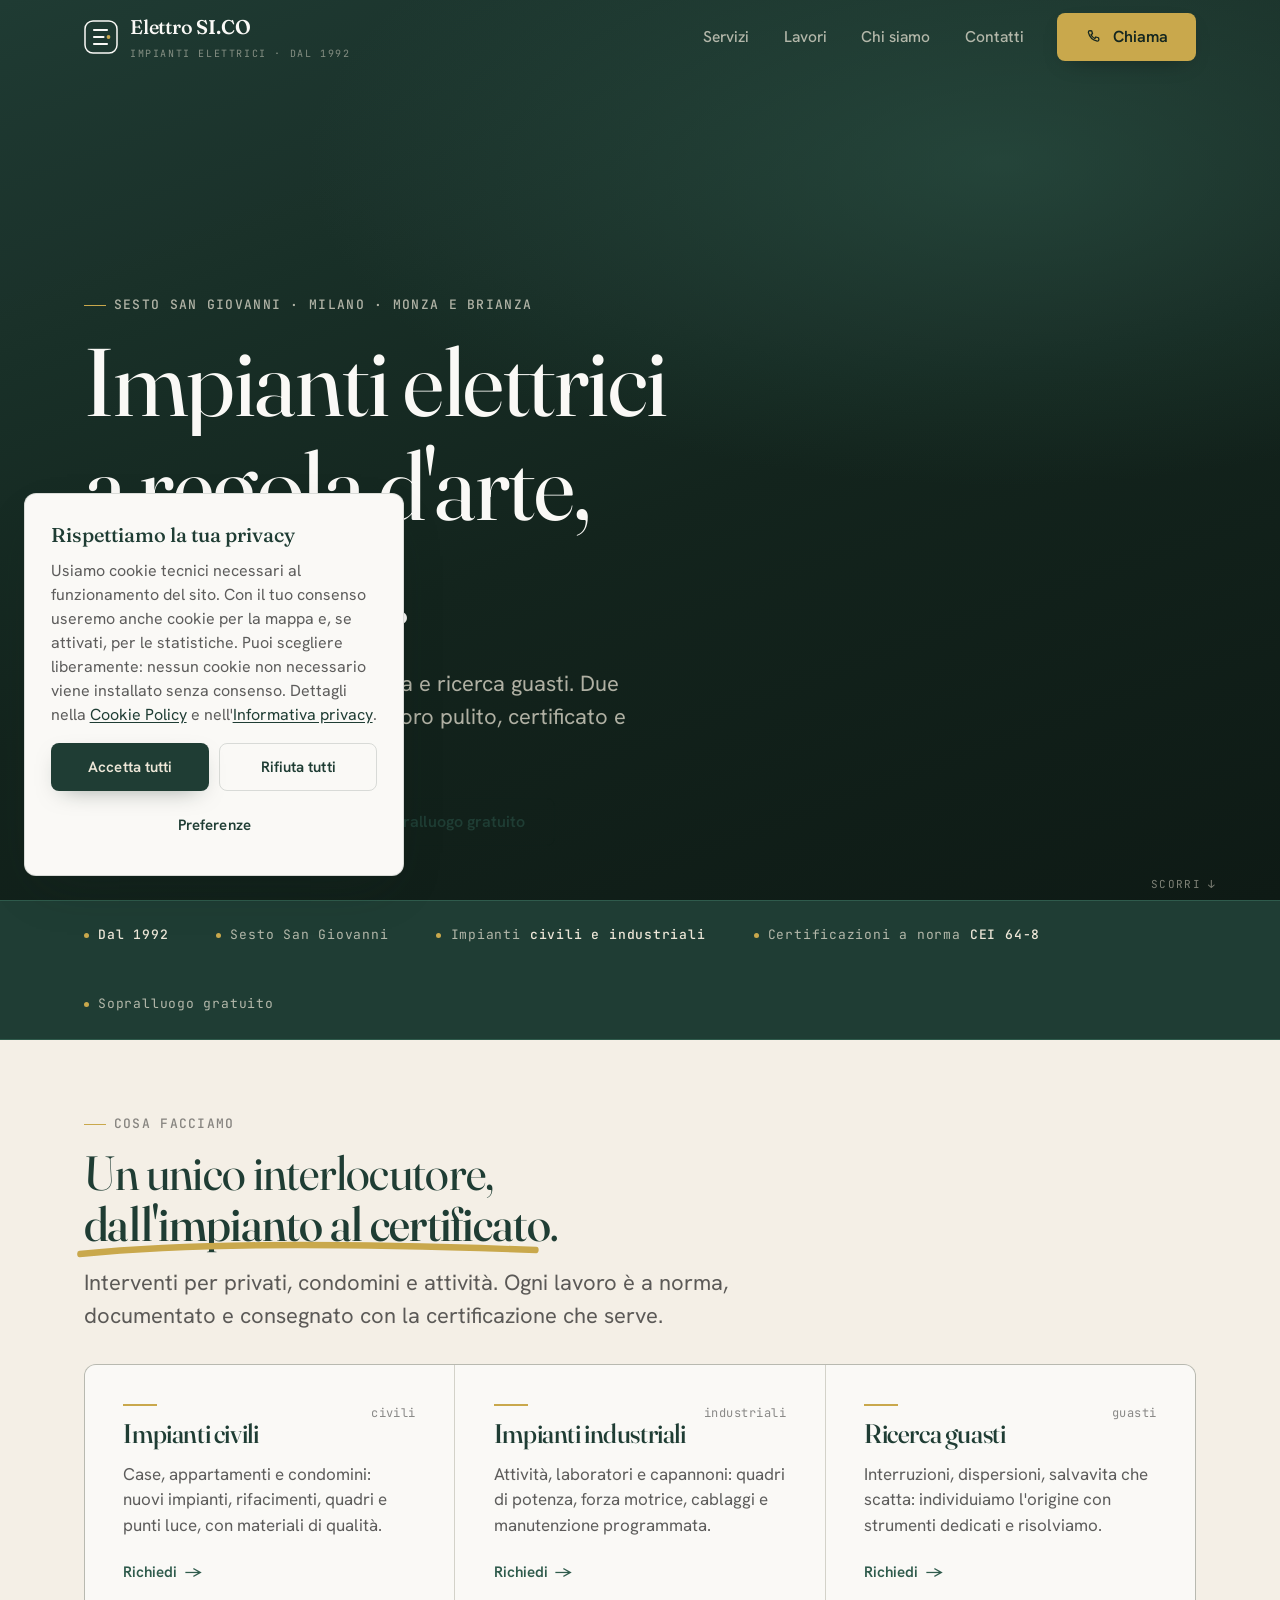
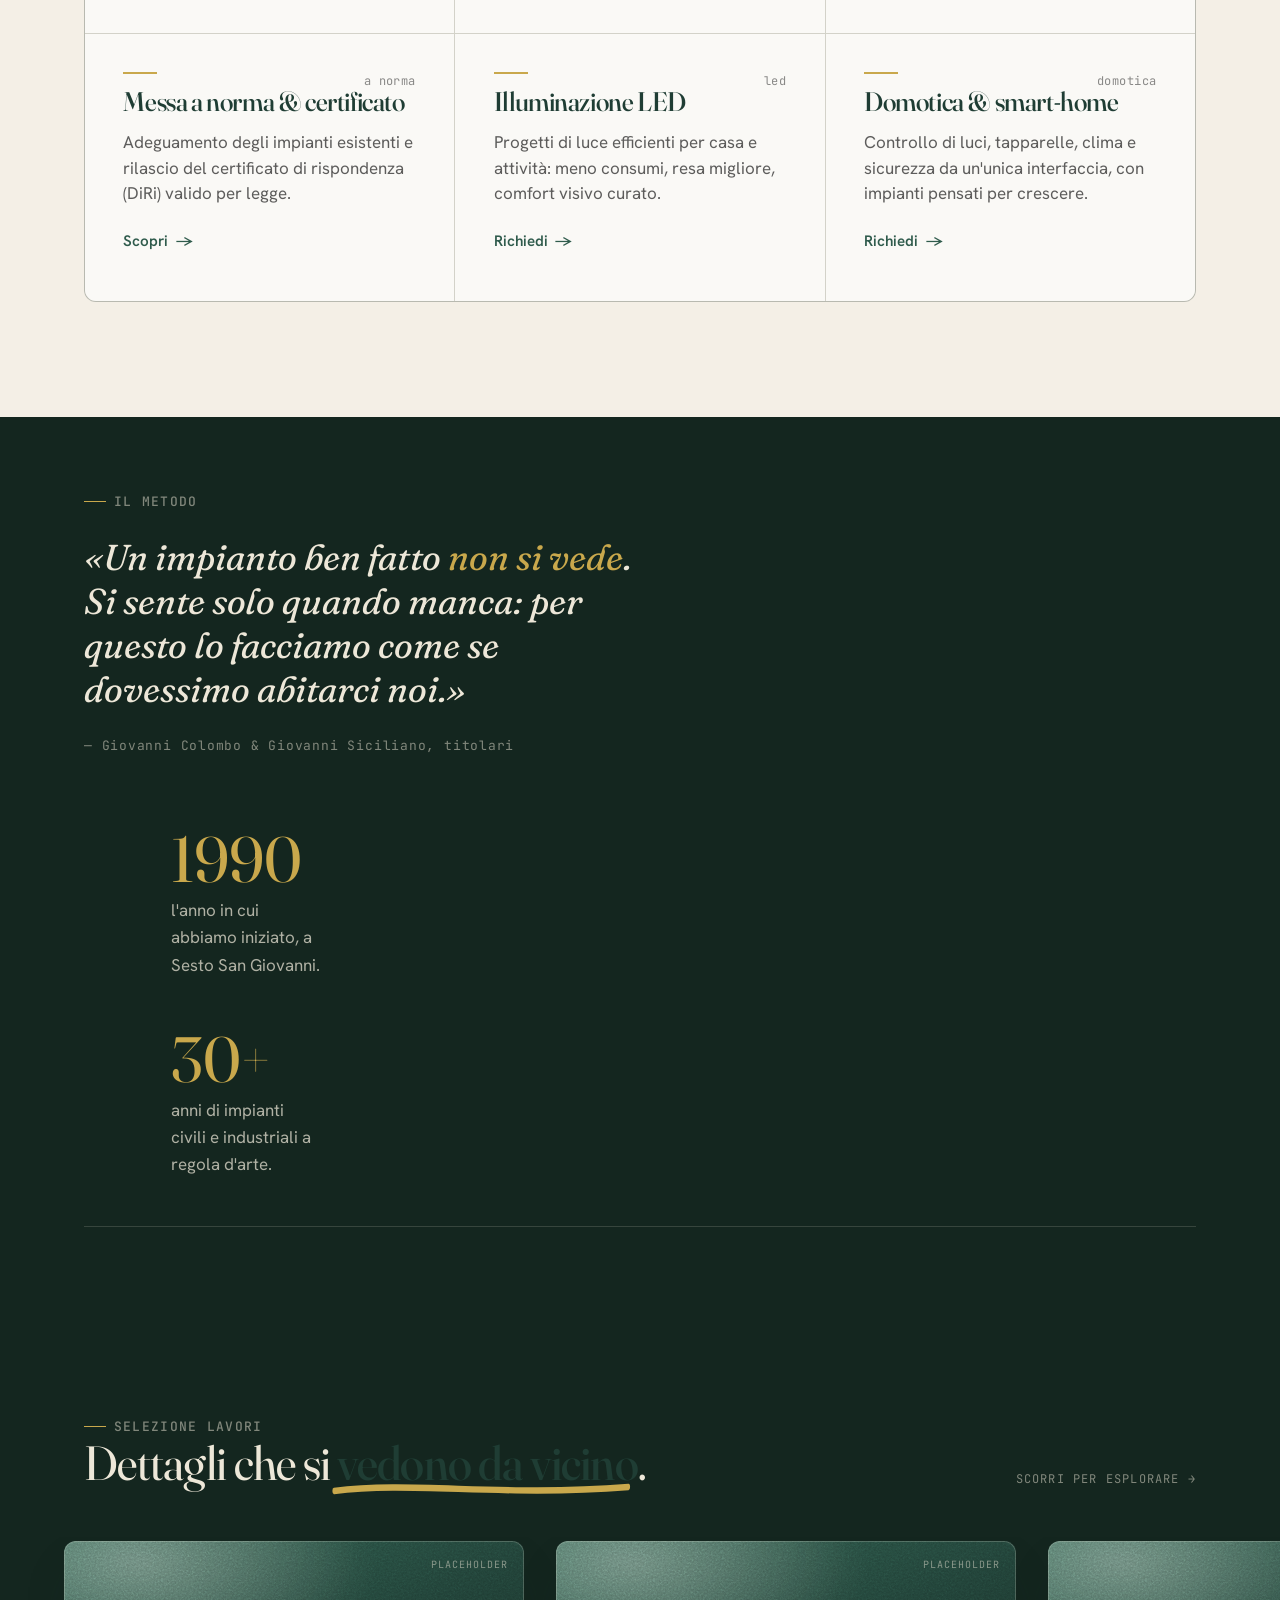
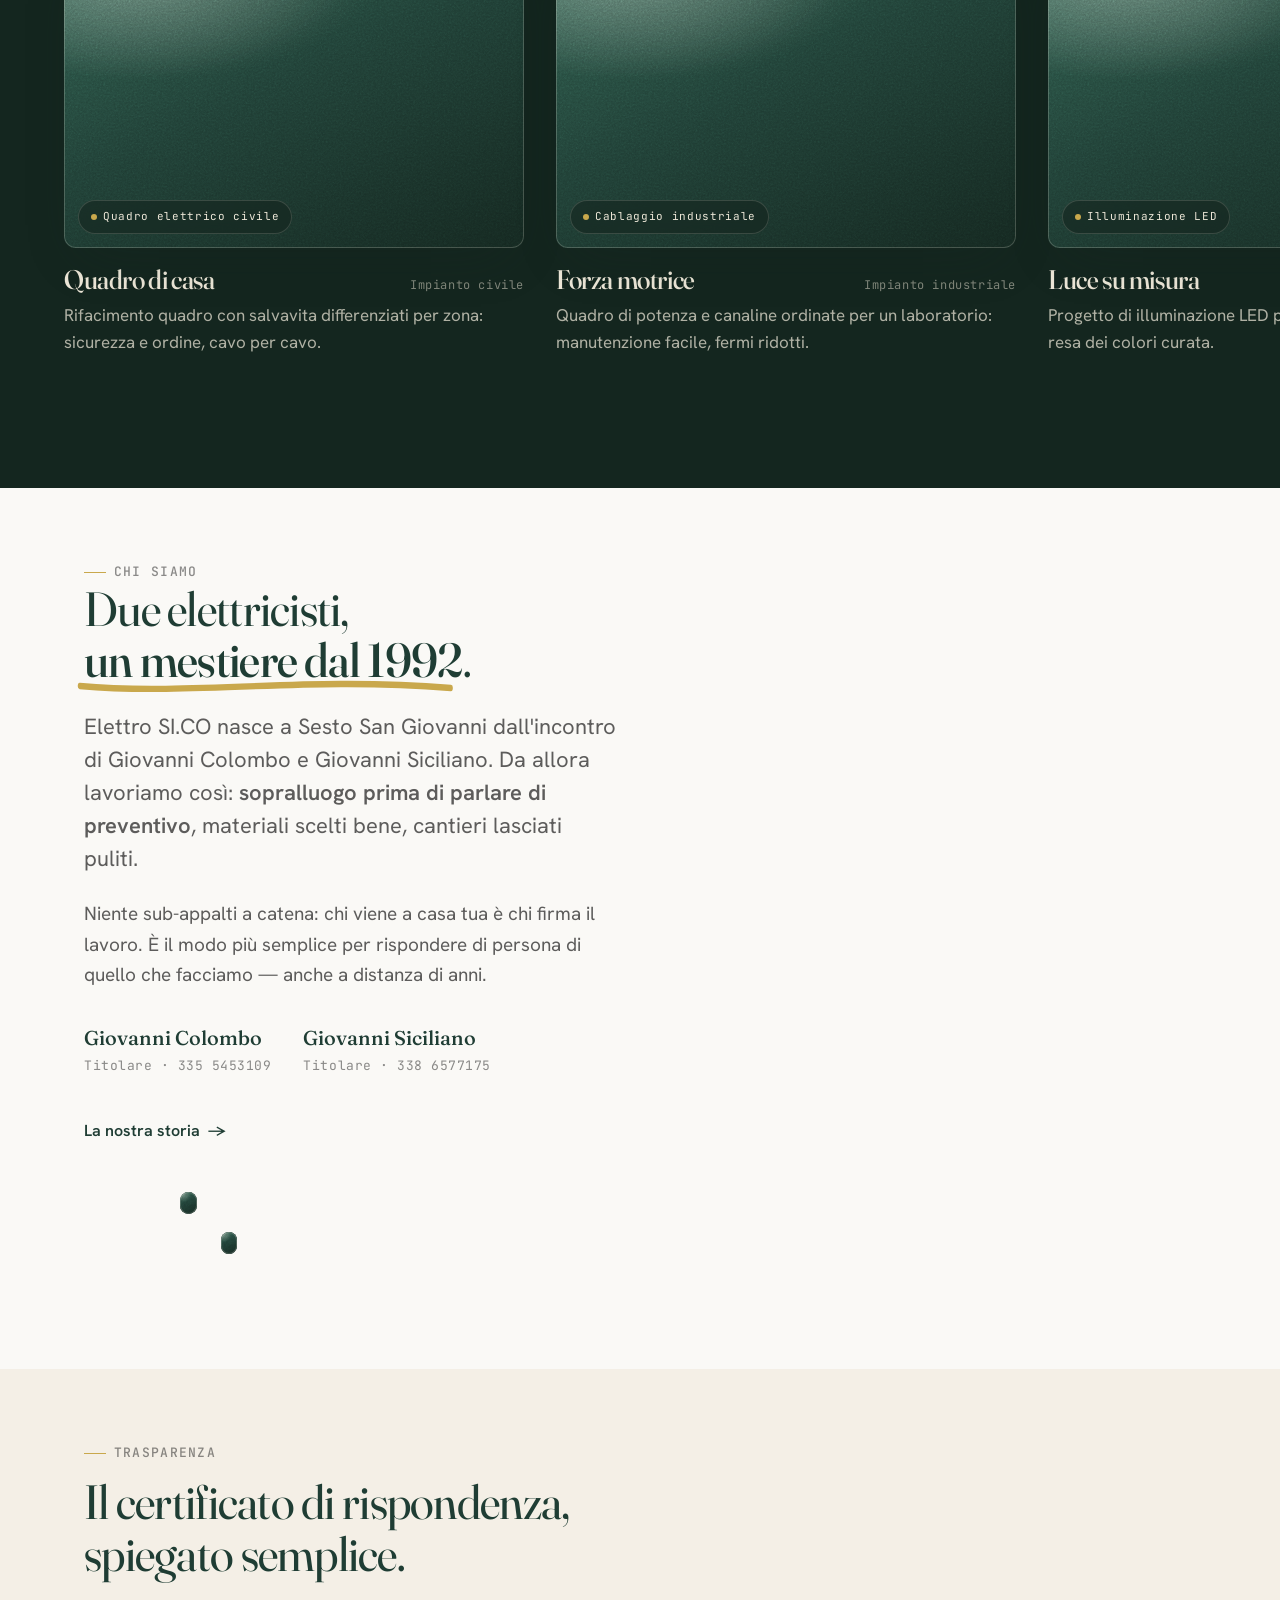
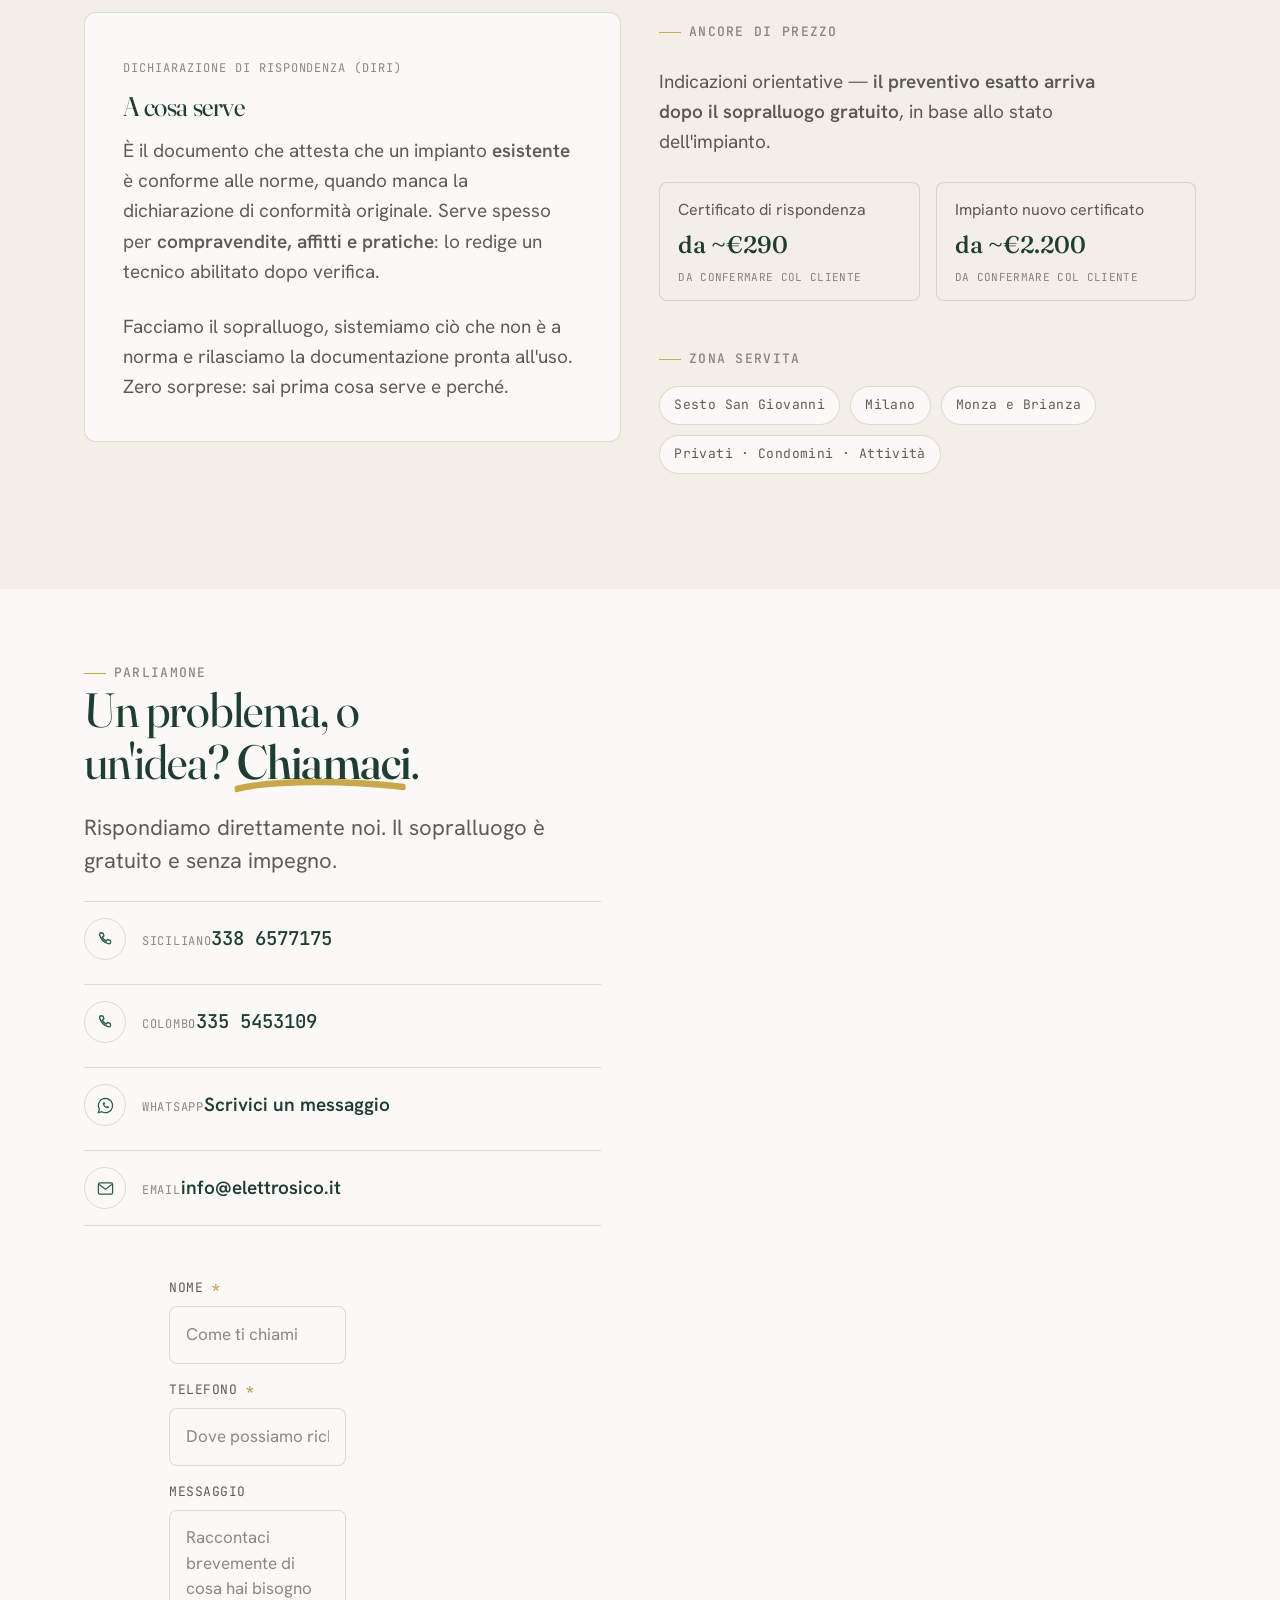
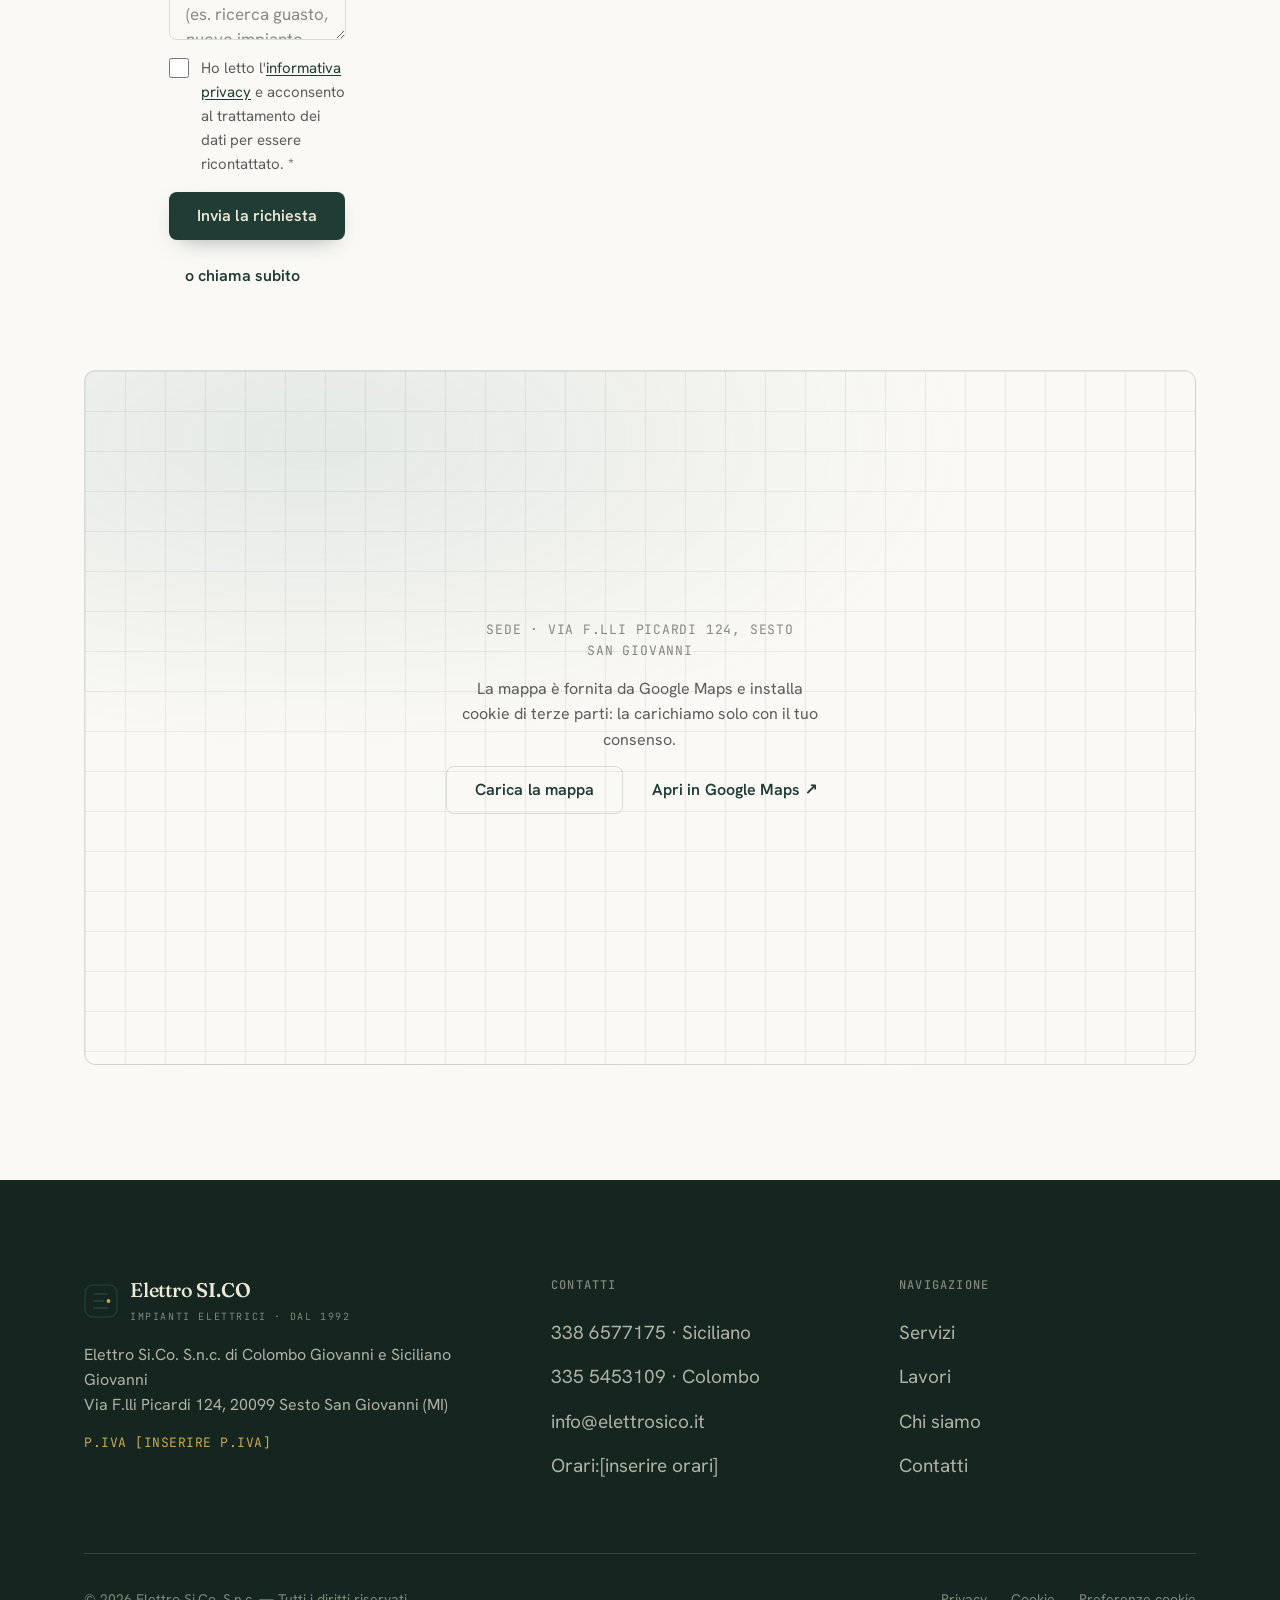
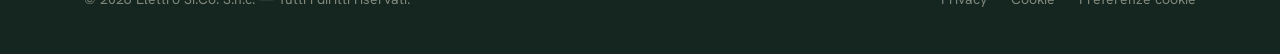
<file: index.html>
<!DOCTYPE html>
<html lang="it">
<head>
<meta charset="UTF-8">
<meta name="viewport" content="width=device-width, initial-scale=1">
<title>Elettro SI.CO — Impianti elettrici a regola d'arte a Sesto San Giovanni, dal 1992</title>
<meta name="description" content="Elettro SI.CO — impianti elettrici civili e industriali, messa a norma, ricerca guasti, certificato di rispondenza, illuminazione LED e domotica a Sesto San Giovanni, Milano e Monza Brianza. Sopralluogo gratuito. Dal 1992.">
<meta name="theme-color" content="#14261F">
<link rel="canonical" href="https://www.elettrosico.it/">

<!-- Open Graph -->
<meta property="og:type" content="website">
<meta property="og:locale" content="it_IT">
<meta property="og:title" content="Elettro SI.CO — Impianti elettrici a regola d'arte, dal 1992">
<meta property="og:description" content="Impianti civili e industriali, messa a norma e ricerca guasti a Sesto San Giovanni. Sopralluogo gratuito.">
<meta property="og:site_name" content="Elettro SI.CO">

<!-- Favicon: mark geometrico minimale (inline, nessuna richiesta) -->
<link rel="icon" href="data:image/svg+xml,%3Csvg xmlns='http://www.w3.org/2000/svg' viewBox='0 0 34 34'%3E%3Crect width='34' height='34' rx='8' fill='%2314261F'/%3E%3Cpath d='M11 9h12M11 17h9M11 25h12' stroke='%23F4EFE6' stroke-width='2.2' stroke-linecap='round'/%3E%3Ccircle cx='24.5' cy='17' r='1.8' fill='%23C9A84C'/%3E%3C/svg%3E">

<!-- Fonts (Google): Fraunces (display) + Hanken Grotesk (corpo) + JetBrains Mono (label). Nessun Inter. -->
<link rel="preconnect" href="https://fonts.googleapis.com">
<link rel="preconnect" href="https://fonts.gstatic.com" crossorigin>
<link href="https://fonts.googleapis.com/css2?family=Fraunces:ital,opsz,wght@0,9..144,400..600;1,9..144,400..600&family=Hanken+Grotesk:wght@400;500;600&family=JetBrains+Mono:wght@400;500&display=swap" rel="stylesheet">

<link rel="stylesheet" href="assets/css/tokens.css">
<link rel="stylesheet" href="assets/css/styles.css">

<!-- Dati struttura per i motori di ricerca -->
<script type="application/ld+json">
{
  "@context": "https://schema.org",
  "@type": "Electrician",
  "name": "Elettro SI.CO — Impianti Elettrici",
  "legalName": "Elettro Si.Co. S.n.c. di Colombo Giovanni e Siciliano Giovanni",
  "foundingDate": "1992",
  "email": "info@elettrosico.it",
  "telephone": "+39 338 6577175",
  "address": {
    "@type": "PostalAddress",
    "streetAddress": "Via F.lli Picardi 124",
    "postalCode": "20099",
    "addressLocality": "Sesto San Giovanni",
    "addressRegion": "MI",
    "addressCountry": "IT"
  },
  "areaServed": ["Sesto San Giovanni", "Milano", "Monza e Brianza"],
  "description": "Impianti elettrici civili e industriali, messa a norma, ricerca guasti, certificato di rispondenza, illuminazione LED e domotica."
}
</script>
</head>

<body>
<a class="skip-link" href="#main">Salta al contenuto</a>

<!-- ============================ HEADER ============================ -->
<header class="header header--hero" data-header>
  <div class="header__inner">
    <a class="brand" href="/" aria-label="Elettro SI.CO — home">
      <svg class="brand__mark" viewBox="0 0 34 34" fill="none" aria-hidden="true">
        <rect x="1" y="1" width="32" height="32" rx="8" stroke="currentColor" stroke-width="1.5"/>
        <path d="M10 10h13M10 17h9.5M10 24h13" stroke="currentColor" stroke-width="2.1" stroke-linecap="round"/>
        <circle cx="24.5" cy="17" r="1.9" class="brand__mark-dot"/>
      </svg>
      <span>
        <span class="brand__word">Elettro <b>SI.CO</b></span>
        <span class="brand__tag">Impianti elettrici · dal 1992</span>
      </span>
    </a>

    <nav class="nav" aria-label="Navigazione principale">
      <div class="nav__group nav" role="list">
        <a class="nav__link" href="#servizi">Servizi</a>
        <a class="nav__link" href="#lavori">Lavori</a>
        <a class="nav__link" href="#chi-siamo">Chi siamo</a>
        <a class="nav__link" href="#contatti">Contatti</a>
      </div>
      <div class="header__actions">
        <a class="btn btn--primary" href="tel:+393386577175">
          <svg class="btn__ico" viewBox="0 0 24 24" fill="none" aria-hidden="true"><path d="M6.5 3.5 9 4l1 3.5-2 1.5a12 12 0 0 0 5 5l1.5-2 3.5 1 .5 2.5c0 1-1 2-2.2 2A15.8 15.8 0 0 1 4.5 5.7C4.5 4.5 5.5 3.5 6.5 3.5Z" stroke="currentColor" stroke-width="1.7" stroke-linejoin="round"/></svg>
          <span class="header__cta-label">Chiama</span>
        </a>
        <button class="nav-toggle" type="button" data-nav-toggle aria-expanded="false" aria-controls="mobile-nav" aria-label="Apri il menu">
          <span class="nav-toggle__bars" aria-hidden="true"><span></span><span></span></span>
        </button>
      </div>
    </nav>
  </div>

  <div class="mobile-nav" id="mobile-nav" data-mobile-nav>
    <a href="#servizi">Servizi <span class="arrow" aria-hidden="true">→</span></a>
    <a href="#lavori">Lavori <span class="arrow" aria-hidden="true">→</span></a>
    <a href="chi-siamo.html">Chi siamo <span class="arrow" aria-hidden="true">→</span></a>
    <a href="#contatti">Contatti <span class="arrow" aria-hidden="true">→</span></a>
    <a class="btn btn--primary" href="tel:+393386577175">Chiama ora</a>
  </div>
</header>

<main id="main">

  <!-- ============================ HERO ============================ -->
  <section class="hero" aria-label="Introduzione">
    <div class="hero__bg">
      <!-- SOSTITUIRE con foto reale full-bleed (grading verde). Vedi README.
           <img class="hero__bg-photo" src="assets/img/hero.avif" alt="" fetchpriority="high"> -->
      <div class="hero__bg-photo" role="img" aria-label=""
           style="background:
             radial-gradient(90% 60% at 78% 18%, rgba(47,91,76,.55) 0%, rgba(20,38,31,0) 60%),
             linear-gradient(160deg, #1F3D34 0%, #14261F 55%, #0f1c17 100%);"></div>
      <div class="hero__bg-grade"></div>
    </div>

    <div class="hero__inner">
      <p class="eyebrow hero__enter">Sesto San Giovanni · Milano · Monza e Brianza</p>
      <h1 class="hero__title reveal-lines">
        <span class="line"><span>Impianti elettrici</span></span>
        <span class="line"><span>a regola d'arte,</span></span>
        <span class="line"><span>dal <span class="em">1992</span>.</span></span>
      </h1>
      <p class="hero__sub hero__enter">
        Civili e industriali, messa a norma e ricerca guasti. Due elettricisti,
        un solo standard: lavoro pulito, certificato e fatto per durare.
      </p>
      <div class="hero__cta hero__enter">
        <a class="btn btn--primary" href="tel:+393386577175">
          <svg class="btn__ico" viewBox="0 0 24 24" fill="none" aria-hidden="true"><path d="M6.5 3.5 9 4l1 3.5-2 1.5a12 12 0 0 0 5 5l1.5-2 3.5 1 .5 2.5c0 1-1 2-2.2 2A15.8 15.8 0 0 1 4.5 5.7C4.5 4.5 5.5 3.5 6.5 3.5Z" stroke="currentColor" stroke-width="1.7" stroke-linejoin="round"/></svg>
          Chiama ora
        </a>
        <a class="btn btn--secondary" href="#contatti">Richiedi un sopralluogo gratuito</a>
      </div>
    </div>
    <div class="hero__scroll" aria-hidden="true">Scorri <span>↓</span></div>
  </section>

  <!-- ============================ STRIP PROVA ============================ -->
  <section class="proof" aria-label="In sintesi">
    <div class="wrap">
      <div class="proof__row" data-stagger>
        <span class="proof__item anim"><span class="proof__dot"></span><b>Dal 1992</b></span>
        <span class="proof__item anim"><span class="proof__dot"></span>Sesto San Giovanni</span>
        <span class="proof__item anim"><span class="proof__dot"></span>Impianti <b>civili e industriali</b></span>
        <span class="proof__item anim"><span class="proof__dot"></span>Certificazioni a norma <b>CEI 64-8</b></span>
        <span class="proof__item anim"><span class="proof__dot"></span>Sopralluogo gratuito</span>
      </div>
    </div>
  </section>

  <!-- ============================ SERVIZI ============================ -->
  <section class="section bg-cream" id="servizi" aria-labelledby="servizi-title">
    <div class="wrap">
      <div class="section-head">
        <p class="eyebrow">Cosa facciamo</p>
        <h2 id="servizi-title">Un unico interlocutore, <span class="mark">dall'impianto al certificato<svg class="mark__ul" viewBox="0 0 300 12" preserveAspectRatio="none" aria-hidden="true"><path d="M3 8 C 70 3, 150 2, 297 6"/></svg></span>.</h2>
        <p class="lead">Interventi per privati, condomini e attività. Ogni lavoro è a norma, documentato e consegnato con la certificazione che serve.</p>
      </div>

      <div class="services__grid" data-stagger>
        <a class="service anim-up" href="#contatti" aria-label="Impianti civili — richiedi informazioni">
          <span class="service__ix mono">civili</span>
          <h3 class="service__title">Impianti civili</h3>
          <p class="service__desc">Case, appartamenti e condomini: nuovi impianti, rifacimenti, quadri e punti luce, con materiali di qualità.</p>
          <span class="service__go">Richiedi <span class="arrow">→</span></span>
        </a>

        <a class="service anim-up" href="#contatti" aria-label="Impianti industriali — richiedi informazioni">
          <span class="service__ix mono">industriali</span>
          <h3 class="service__title">Impianti industriali</h3>
          <p class="service__desc">Attività, laboratori e capannoni: quadri di potenza, forza motrice, cablaggi e manutenzione programmata.</p>
          <span class="service__go">Richiedi <span class="arrow">→</span></span>
        </a>

        <a class="service anim-up" href="#contatti" aria-label="Ricerca guasti — richiedi informazioni">
          <span class="service__ix mono">guasti</span>
          <h3 class="service__title">Ricerca guasti</h3>
          <p class="service__desc">Interruzioni, dispersioni, salvavita che scatta: individuiamo l'origine con strumenti dedicati e risolviamo.</p>
          <span class="service__go">Richiedi <span class="arrow">→</span></span>
        </a>

        <a class="service anim-up" href="#fiducia" aria-label="Messa a norma e certificato — scopri di più">
          <span class="service__ix mono">a norma</span>
          <h3 class="service__title">Messa a norma & certificato</h3>
          <p class="service__desc">Adeguamento degli impianti esistenti e rilascio del certificato di rispondenza (DiRi) valido per legge.</p>
          <span class="service__go">Scopri <span class="arrow">→</span></span>
        </a>

        <a class="service anim-up" href="#contatti" aria-label="Illuminazione LED — richiedi informazioni">
          <span class="service__ix mono">led</span>
          <h3 class="service__title">Illuminazione LED</h3>
          <p class="service__desc">Progetti di luce efficienti per casa e attività: meno consumi, resa migliore, comfort visivo curato.</p>
          <span class="service__go">Richiedi <span class="arrow">→</span></span>
        </a>

        <a class="service anim-up" href="#contatti" aria-label="Domotica e smart-home — richiedi informazioni">
          <span class="service__ix mono">domotica</span>
          <h3 class="service__title">Domotica & smart-home</h3>
          <p class="service__desc">Controllo di luci, tapparelle, clima e sicurezza da un'unica interfaccia, con impianti pensati per crescere.</p>
          <span class="service__go">Richiedi <span class="arrow">→</span></span>
        </a>
      </div>
    </div>
  </section>

  <!-- ============================ STATEMENT (sezione scura) ============================ -->
  <section class="section bg-forest on-dark" aria-label="Il nostro metodo">
    <div class="wrap">
      <div class="grid12">
        <div class="col-7">
          <p class="eyebrow">Il metodo</p>
          <p class="statement__quote mt-5">
            «Un impianto ben fatto <span class="em">non si vede</span>. Si sente solo quando manca:
            per questo lo facciamo come se dovessimo abitarci noi.»
          </p>
          <p class="statement__by">— Giovanni Colombo &amp; Giovanni Siciliano, titolari</p>
        </div>
        <div class="col-5 push-1">
          <div class="stats mt-6" aria-label="Numeri">
            <div class="stat">
              <span class="stat__num" data-count="1992">1992</span>
              <span class="stat__label">l'anno in cui abbiamo iniziato, a Sesto San Giovanni.</span>
            </div>
            <div class="stat">
              <span class="stat__num" data-count="30" data-suffix="+">30+</span>
              <span class="stat__label">anni di impianti civili e industriali a regola d'arte.</span>
            </div>
          </div>
        </div>
      </div>
      <hr class="rule mt-7" aria-hidden="true">
    </div>
  </section>

  <!-- ============================ LAVORI (galleria pinnata) ============================ -->
  <section class="works section bg-forest on-dark" id="lavori" aria-labelledby="lavori-title">
    <div class="wrap">
      <div class="works__intro">
        <div>
          <p class="eyebrow">Selezione lavori</p>
          <h2 id="lavori-title">Dettagli che si <span class="mark">vedono da vicino<svg class="mark__ul" viewBox="0 0 300 12" preserveAspectRatio="none" aria-hidden="true"><path d="M3 7 C 80 2, 170 10, 297 5"/></svg></span>.</h2>
        </div>
        <span class="works__hint" aria-hidden="true">Scorri per esplorare →</span>
      </div>
    </div>

    <div class="works__pin">
      <div class="works__track">
        <!-- Ogni frame è un placeholder trattato. SOSTITUIRE con foto reali (README). -->
        <article class="work">
          <figure class="frame frame--wide">
            <span class="frame__fill"></span>
            <span class="frame__light"></span><span class="frame__grain"></span><span class="frame__ring"></span>
            <span class="frame__note">placeholder</span>
            <figcaption class="frame__chip"><span class="dot"></span>Quadro elettrico civile</figcaption>
          </figure>
          <div class="work__meta">
            <h3 class="work__title">Quadro di casa</h3>
            <span class="work__tag">Impianto civile</span>
          </div>
          <p class="work__desc">Rifacimento quadro con salvavita differenziati per zona: sicurezza e ordine, cavo per cavo.</p>
        </article>

        <article class="work">
          <figure class="frame frame--wide">
            <span class="frame__fill"></span>
            <span class="frame__light"></span><span class="frame__grain"></span><span class="frame__ring"></span>
            <span class="frame__note">placeholder</span>
            <figcaption class="frame__chip"><span class="dot"></span>Cablaggio industriale</figcaption>
          </figure>
          <div class="work__meta">
            <h3 class="work__title">Forza motrice</h3>
            <span class="work__tag">Impianto industriale</span>
          </div>
          <p class="work__desc">Quadro di potenza e canaline ordinate per un laboratorio: manutenzione facile, fermi ridotti.</p>
        </article>

        <article class="work">
          <figure class="frame frame--wide">
            <span class="frame__fill"></span>
            <span class="frame__light"></span><span class="frame__grain"></span><span class="frame__ring"></span>
            <span class="frame__note">placeholder</span>
            <figcaption class="frame__chip"><span class="dot"></span>Illuminazione LED</figcaption>
          </figure>
          <div class="work__meta">
            <h3 class="work__title">Luce su misura</h3>
            <span class="work__tag">Illuminazione</span>
          </div>
          <p class="work__desc">Progetto di illuminazione LED per un negozio: meno consumi, resa dei colori curata.</p>
        </article>

        <article class="work">
          <figure class="frame frame--wide">
            <span class="frame__fill"></span>
            <span class="frame__light"></span><span class="frame__grain"></span><span class="frame__ring"></span>
            <span class="frame__note">placeholder</span>
            <figcaption class="frame__chip"><span class="dot"></span>Certificato DiRi</figcaption>
          </figure>
          <div class="work__meta">
            <h3 class="work__title">Messa a norma</h3>
            <span class="work__tag">Certificazione</span>
          </div>
          <p class="work__desc">Adeguamento e dichiarazione di rispondenza per un condominio: tutto documentato e a norma.</p>
        </article>
      </div>
    </div>
  </section>

  <!-- ============================ CHI SIAMO ============================ -->
  <section class="section bg-paper" id="chi-siamo" aria-labelledby="chi-title">
    <div class="wrap">
      <div class="grid12">
        <div class="col-6 about__lead">
          <p class="eyebrow">Chi siamo</p>
          <h2 id="chi-title">Due elettricisti, <span class="mark">un mestiere dal 1992<svg class="mark__ul" viewBox="0 0 300 12" preserveAspectRatio="none" aria-hidden="true"><path d="M3 6 C 90 11, 180 1, 297 7"/></svg></span>.</h2>
          <p class="lead mt-5">
            Elettro SI.CO nasce a Sesto San Giovanni dall'incontro di Giovanni Colombo e
            Giovanni Siciliano. Da allora lavoriamo così: <strong>sopralluogo prima di parlare
            di preventivo</strong>, materiali scelti bene, cantieri lasciati puliti.
          </p>
          <p class="muted">
            Niente sub-appalti a catena: chi viene a casa tua è chi firma il lavoro. È il modo
            più semplice per rispondere di persona di quello che facciamo — anche a distanza di anni.
          </p>

          <div class="founders">
            <div class="founder">
              <span class="founder__name">Giovanni Colombo</span>
              <span class="founder__role mono">Titolare · 335 5453109</span>
            </div>
            <div class="founder">
              <span class="founder__name">Giovanni Siciliano</span>
              <span class="founder__role mono">Titolare · 338 6577175</span>
            </div>
          </div>

          <div class="mt-6">
            <a class="link-action" href="chi-siamo.html">
              <span class="u">La nostra storia</span> <span class="arrow" aria-hidden="true">→</span>
            </a>
          </div>
        </div>

        <div class="col-5 push-1">
          <div class="about__portraits">
            <figure class="frame frame--tall anim-up">
              <span class="frame__fill"></span>
              <span class="frame__light"></span><span class="frame__grain"></span><span class="frame__ring"></span>
              <figcaption class="frame__chip"><span class="dot"></span>Giovanni C.</figcaption>
            </figure>
            <figure class="frame frame--tall anim-up" style="margin-top:2.5rem">
              <span class="frame__fill"></span>
              <span class="frame__light"></span><span class="frame__grain"></span><span class="frame__ring"></span>
              <figcaption class="frame__chip"><span class="dot"></span>Giovanni S.</figcaption>
            </figure>
          </div>
        </div>
      </div>
    </div>
  </section>

  <!-- ============================ FIDUCIA / CERTIFICATO ============================ -->
  <section class="section bg-cream" id="fiducia" aria-labelledby="fiducia-title">
    <div class="wrap">
      <div class="section-head">
        <p class="eyebrow">Trasparenza</p>
        <h2 id="fiducia-title">Il certificato di rispondenza, spiegato semplice.</h2>
      </div>

      <div class="grid12 trust__grid">
        <div class="col-6">
          <div class="callout">
            <span class="callout__k">Dichiarazione di Rispondenza (DiRi)</span>
            <h3>A cosa serve</h3>
            <p class="muted">
              È il documento che attesta che un impianto <strong>esistente</strong> è conforme alle norme,
              quando manca la dichiarazione di conformità originale. Serve spesso per
              <strong>compravendite, affitti e pratiche</strong>: lo redige un tecnico abilitato dopo verifica.
            </p>
            <p class="muted mt-5">
              Facciamo il sopralluogo, sistemiamo ciò che non è a norma e rilasciamo la documentazione
              pronta all'uso. Zero sorprese: sai prima cosa serve e perché.
            </p>
          </div>
        </div>

        <div class="col-6">
          <p class="eyebrow">Ancore di prezzo</p>
          <p class="muted mt-5" style="max-width:44ch">
            Indicazioni orientative — <strong>il preventivo esatto arriva dopo il sopralluogo gratuito</strong>,
            in base allo stato dell'impianto.
          </p>
          <div class="price-row">
            <div class="price">
              <div class="price__k">Certificato di rispondenza</div>
              <div class="price__v">da ~€290</div>
              <div class="price__note">DA CONFERMARE COL CLIENTE</div>
            </div>
            <div class="price">
              <div class="price__k">Impianto nuovo certificato</div>
              <div class="price__v">da ~€2.200</div>
              <div class="price__note">DA CONFERMARE COL CLIENTE</div>
            </div>
          </div>

          <p class="eyebrow mt-7">Zona servita</p>
          <div class="zone-list">
            <span class="chip">Sesto San Giovanni</span>
            <span class="chip">Milano</span>
            <span class="chip">Monza e Brianza</span>
            <span class="chip">Privati · Condomini · Attività</span>
          </div>
        </div>
      </div>
    </div>
  </section>

  <!-- ============================ CONTATTI ============================ -->
  <section class="section bg-paper" id="contatti" aria-labelledby="contatti-title">
    <div class="wrap">
      <div class="grid12 contact__grid">
        <div class="col-5">
          <p class="eyebrow">Parliamone</p>
          <h2 id="contatti-title">Un problema, o un'idea? <span class="mark">Chiamaci<svg class="mark__ul" viewBox="0 0 160 12" preserveAspectRatio="none" aria-hidden="true"><path d="M3 7 C 40 2, 110 3, 157 6"/></svg></span>.</h2>
          <p class="lead mt-5">Rispondiamo direttamente noi. Il sopralluogo è gratuito e senza impegno.</p>

          <div class="contact__ways">
            <a class="contact-way" href="tel:+393386577175">
              <span class="contact-way__ico"><svg viewBox="0 0 24 24" fill="none" aria-hidden="true"><path d="M6.5 3.5 9 4l1 3.5-2 1.5a12 12 0 0 0 5 5l1.5-2 3.5 1 .5 2.5c0 1-1 2-2.2 2A15.8 15.8 0 0 1 4.5 5.7C4.5 4.5 5.5 3.5 6.5 3.5Z" stroke="currentColor" stroke-width="1.7" stroke-linejoin="round"/></svg></span>
              <span><span class="contact-way__k">Siciliano</span><span class="contact-way__v mono">338 6577175</span></span>
            </a>
            <a class="contact-way" href="tel:+393355453109">
              <span class="contact-way__ico"><svg viewBox="0 0 24 24" fill="none" aria-hidden="true"><path d="M6.5 3.5 9 4l1 3.5-2 1.5a12 12 0 0 0 5 5l1.5-2 3.5 1 .5 2.5c0 1-1 2-2.2 2A15.8 15.8 0 0 1 4.5 5.7C4.5 4.5 5.5 3.5 6.5 3.5Z" stroke="currentColor" stroke-width="1.7" stroke-linejoin="round"/></svg></span>
              <span><span class="contact-way__k">Colombo</span><span class="contact-way__v mono">335 5453109</span></span>
            </a>
            <a class="contact-way" href="https://wa.me/393386577175" target="_blank" rel="noopener">
              <span class="contact-way__ico"><svg viewBox="0 0 24 24" fill="none" aria-hidden="true"><path d="M12 3a9 9 0 0 0-7.7 13.6L3 21l4.5-1.2A9 9 0 1 0 12 3Z" stroke="currentColor" stroke-width="1.6"/><path d="M8.5 8.5c0 4 3 7 6.5 6.9.7 0 1.2-.6 1.2-1.3l-.2-1-2-.6-.9 1a5.5 5.5 0 0 1-2.6-2.6l1-.9-.6-2-1-.2c-.7 0-1.3.5-1.4 1.2Z" fill="currentColor"/></svg></span>
              <span><span class="contact-way__k">WhatsApp</span><span class="contact-way__v">Scrivici un messaggio</span></span>
            </a>
            <a class="contact-way" href="mailto:info@elettrosico.it">
              <span class="contact-way__ico"><svg viewBox="0 0 24 24" fill="none" aria-hidden="true"><rect x="3" y="5" width="18" height="14" rx="2" stroke="currentColor" stroke-width="1.6"/><path d="m4 7 8 6 8-6" stroke="currentColor" stroke-width="1.6"/></svg></span>
              <span><span class="contact-way__k">Email</span><span class="contact-way__v">info@elettrosico.it</span></span>
            </a>
          </div>
        </div>

        <div class="col-6 push-1">
          <form class="form" data-form novalidate aria-label="Richiesta di contatto">
            <div class="field">
              <label for="f-nome">Nome <span class="req" aria-hidden="true">*</span></label>
              <input id="f-nome" name="nome" type="text" autocomplete="name" required placeholder="Come ti chiami">
            </div>
            <div class="field">
              <label for="f-tel">Telefono <span class="req" aria-hidden="true">*</span></label>
              <input id="f-tel" name="telefono" type="tel" autocomplete="tel" required placeholder="Dove possiamo richiamarti" pattern="[0-9 +().-]{6,}">
            </div>
            <div class="field">
              <label for="f-msg">Messaggio</label>
              <textarea id="f-msg" name="messaggio" placeholder="Raccontaci brevemente di cosa hai bisogno (es. ricerca guasto, nuovo impianto, certificato…)"></textarea>
            </div>
            <label class="form__consent">
              <input type="checkbox" name="privacy" required>
              <span>Ho letto l'<a href="privacy.html">informativa privacy</a> e acconsento al trattamento dei dati per essere ricontattato. <span class="req" aria-hidden="true">*</span></span>
            </label>
            <div class="flow-cta">
              <button class="btn btn--primary" type="submit">Invia la richiesta</button>
              <a class="btn btn--ghost" href="tel:+393386577175">o chiama subito</a>
            </div>
            <p class="form__status mono" data-form-status role="status" aria-live="polite"></p>
          </form>
        </div>
      </div>

      <!-- Mappa: click-to-load, nessun cookie di terze parti prima del consenso -->
      <div class="map" data-map data-map-src="https://maps.google.com/maps?q=Via%20F.lli%20Picardi%20124%2C%2020099%20Sesto%20San%20Giovanni%20MI&z=15&output=embed">
        <div class="map__grid" aria-hidden="true"></div>
        <div class="map__placeholder">
          <p class="mono" style="font-size:.8125rem;letter-spacing:.06em;color:var(--graphite-50);text-transform:uppercase">Sede · Via F.lli Picardi 124, Sesto San Giovanni</p>
          <p>La mappa è fornita da Google Maps e installa cookie di terze parti: la carichiamo solo con il tuo consenso.</p>
          <div class="flow-cta center-x">
            <button class="btn btn--secondary" type="button" data-map-load>Carica la mappa</button>
            <a class="btn btn--ghost" href="https://maps.google.com/?q=Via+F.lli+Picardi+124,+Sesto+San+Giovanni" target="_blank" rel="noopener">Apri in Google Maps ↗</a>
          </div>
        </div>
      </div>
    </div>
  </section>
</main>

<!-- ============================ FOOTER ============================ -->
<footer class="footer" aria-label="Contatti e dati aziendali">
  <div class="wrap">
    <div class="footer__top">
      <div class="footer__brand">
        <div class="brand">
          <svg class="brand__mark" viewBox="0 0 34 34" fill="none" aria-hidden="true">
            <rect x="1" y="1" width="32" height="32" rx="8" stroke="currentColor" stroke-width="1.5"/>
            <path d="M10 10h13M10 17h9.5M10 24h13" stroke="currentColor" stroke-width="2.1" stroke-linecap="round"/>
            <circle cx="24.5" cy="17" r="1.9" class="brand__mark-dot"/>
          </svg>
          <span>
            <span class="brand__word">Elettro <b>SI.CO</b></span>
            <span class="brand__tag">Impianti elettrici · dal 1992</span>
          </span>
        </div>
        <p class="footer__legal-name">
          Elettro Si.Co. S.n.c. di Colombo Giovanni e Siciliano Giovanni<br>
          Via F.lli Picardi 124, 20099 Sesto San Giovanni (MI)
        </p>
        <p class="footer__pi" style="margin-top:1rem">P.IVA <span data-todo>[INSERIRE P.IVA]</span></p>
      </div>

      <div class="footer__col">
        <h4>Contatti</h4>
        <a href="tel:+393386577175">338 6577175 · Siciliano</a>
        <a href="tel:+393355453109">335 5453109 · Colombo</a>
        <a href="mailto:info@elettrosico.it">info@elettrosico.it</a>
        <p>Orari: <span data-todo>[inserire orari]</span></p>
      </div>

      <div class="footer__col">
        <h4>Navigazione</h4>
        <a href="#servizi">Servizi</a>
        <a href="#lavori">Lavori</a>
        <a href="chi-siamo.html">Chi siamo</a>
        <a href="#contatti">Contatti</a>
      </div>
    </div>

    <div class="footer__bottom">
      <p>© <span data-year>2026</span> Elettro Si.Co. S.n.c. — Tutti i diritti riservati.</p>
      <nav class="footer__links" aria-label="Note legali">
        <a href="privacy.html">Privacy</a>
        <a href="cookie.html">Cookie</a>
        <a href="#" data-cookie-open>Preferenze cookie</a>
      </nav>
    </div>
  </div>
</footer>

<!-- ============================ STICKY TAP-TO-CALL (mobile) ============================ -->
<div class="callbar" data-callbar aria-label="Contatto rapido">
  <a class="btn btn--primary" href="tel:+393386577175">
    <svg class="btn__ico" viewBox="0 0 24 24" fill="none" aria-hidden="true"><path d="M6.5 3.5 9 4l1 3.5-2 1.5a12 12 0 0 0 5 5l1.5-2 3.5 1 .5 2.5c0 1-1 2-2.2 2A15.8 15.8 0 0 1 4.5 5.7C4.5 4.5 5.5 3.5 6.5 3.5Z" stroke="currentColor" stroke-width="1.7" stroke-linejoin="round"/></svg>
    Chiama
  </a>
  <a class="btn btn--wa" href="https://wa.me/393386577175" target="_blank" rel="noopener">WhatsApp</a>
</div>

<!-- ============================ COOKIE BANNER ============================ -->
<aside class="cookie" data-cookie role="dialog" aria-label="Preferenze cookie" aria-live="polite" hidden>
  <p class="cookie__title">Rispettiamo la tua privacy</p>
  <p class="cookie__text">
    Usiamo cookie tecnici necessari al funzionamento del sito. Con il tuo consenso useremo
    anche cookie per la mappa e, se attivati, per le statistiche. Puoi scegliere liberamente:
    nessun cookie non necessario viene installato senza consenso. Dettagli nella
    <a href="cookie.html">Cookie Policy</a> e nell'<a href="privacy.html">Informativa privacy</a>.
  </p>

  <div class="cookie__actions">
    <button class="btn btn--primary" type="button" data-cookie-accept>Accetta tutti</button>
    <button class="btn btn--secondary" type="button" data-cookie-reject>Rifiuta tutti</button>
    <button class="btn btn--ghost btn--prefs" type="button" data-cookie-prefs>Preferenze</button>
  </div>

  <div class="cookie__prefs">
    <div class="pref">
      <div class="pref__info">
        <div class="pref__name">Necessari</div>
        <div class="pref__desc">Indispensabili per la sicurezza e il funzionamento. Sempre attivi.</div>
      </div>
      <span class="switch"><input type="checkbox" checked disabled aria-label="Cookie necessari (sempre attivi)"><span class="switch__track"></span></span>
    </div>
    <div class="pref">
      <div class="pref__info">
        <div class="pref__name">Mappa (Google Maps)</div>
        <div class="pref__desc">Carica la mappa interattiva della sede. Installa cookie di terze parti.</div>
      </div>
      <span class="switch"><input type="checkbox" id="pref-maps" aria-label="Cookie mappa"><span class="switch__track"></span></span>
    </div>
    <div class="pref">
      <div class="pref__info">
        <div class="pref__name">Statistiche</div>
        <div class="pref__desc">Ci aiutano a capire come viene usato il sito, in forma aggregata.</div>
      </div>
      <span class="switch"><input type="checkbox" id="pref-analytics" aria-label="Cookie statistici"><span class="switch__track"></span></span>
    </div>
    <div class="cookie__prefs-actions">
      <button class="btn btn--secondary" type="button" data-cookie-reject>Rifiuta tutti</button>
      <button class="btn btn--primary" type="button" data-cookie-save>Salva preferenze</button>
    </div>
  </div>
</aside>

<!-- ============================ SCRIPTS ============================ -->
<!-- Un solo file JS, difensivo. Nessuna libreria esterna. Il sito resta
     perfettamente leggibile anche se questo script non parte. -->
<script defer src="assets/js/main.js"></script>
</body>
</html>
</file>
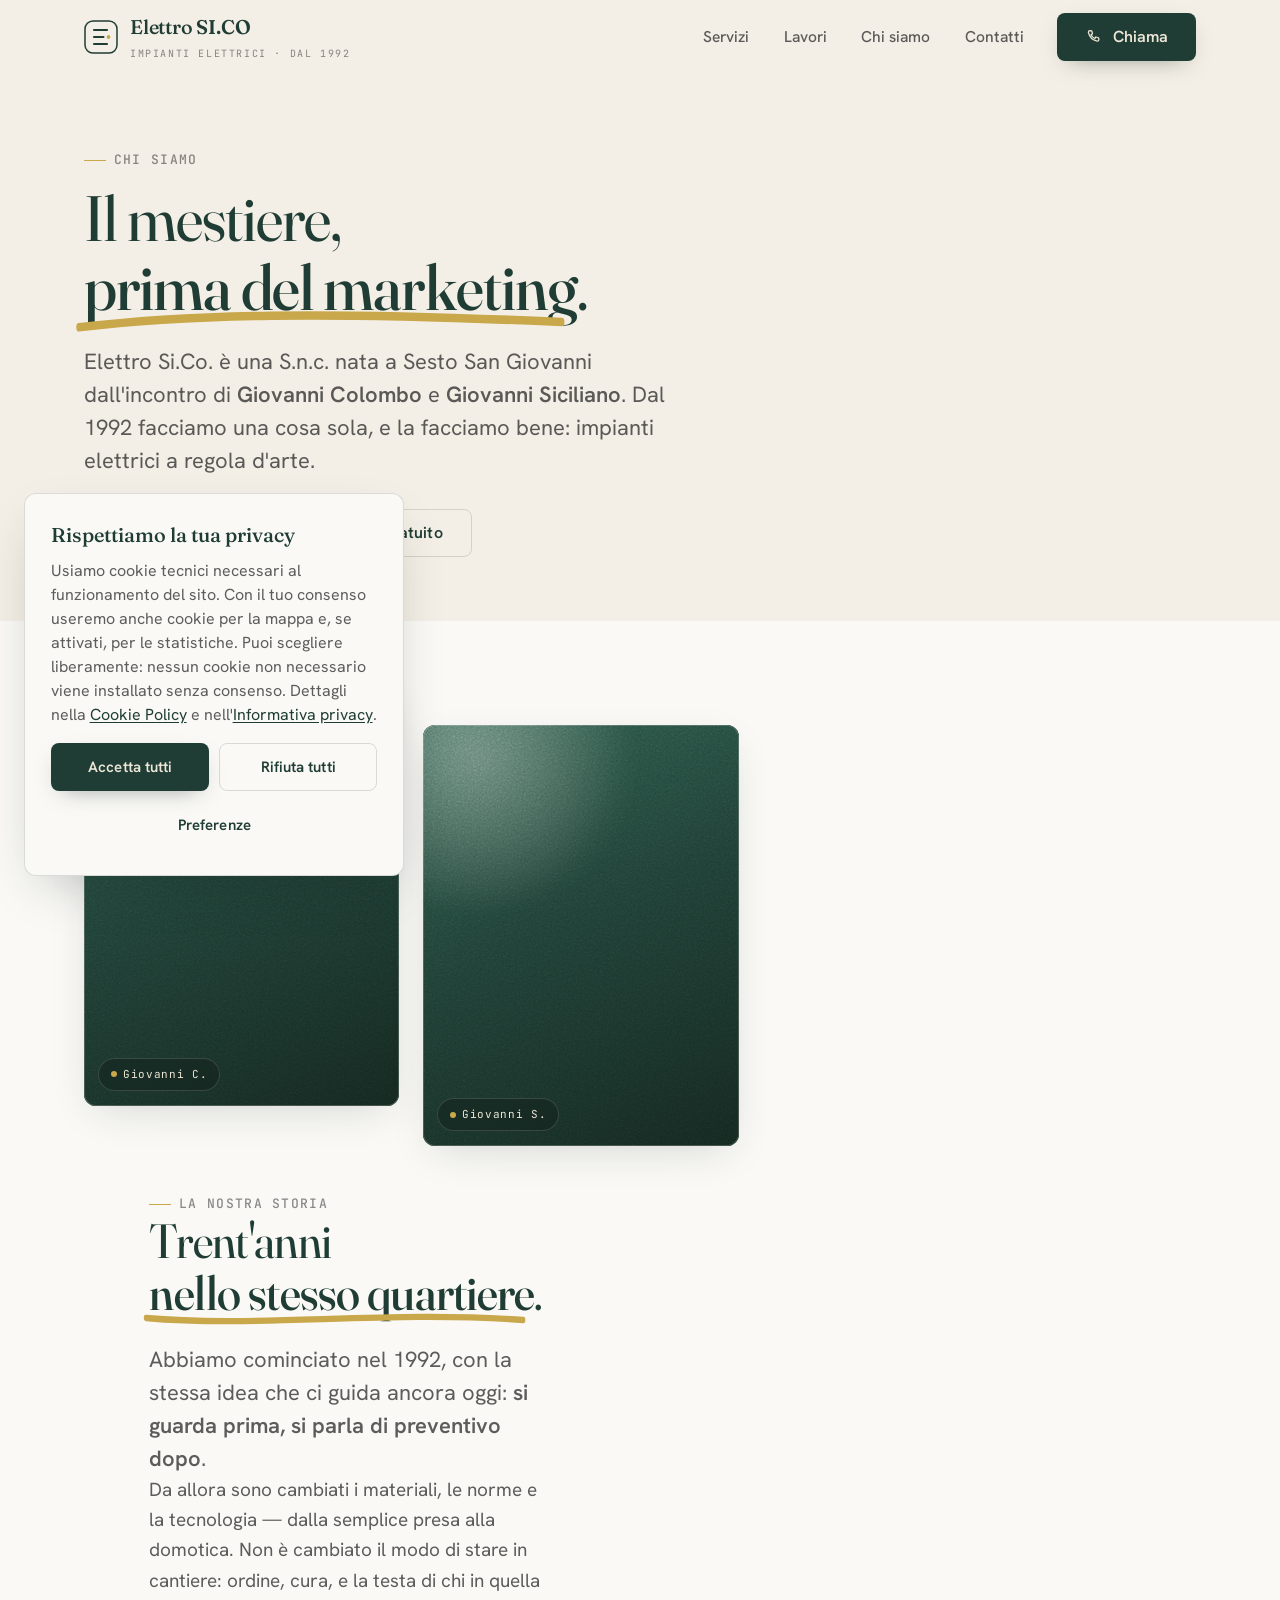
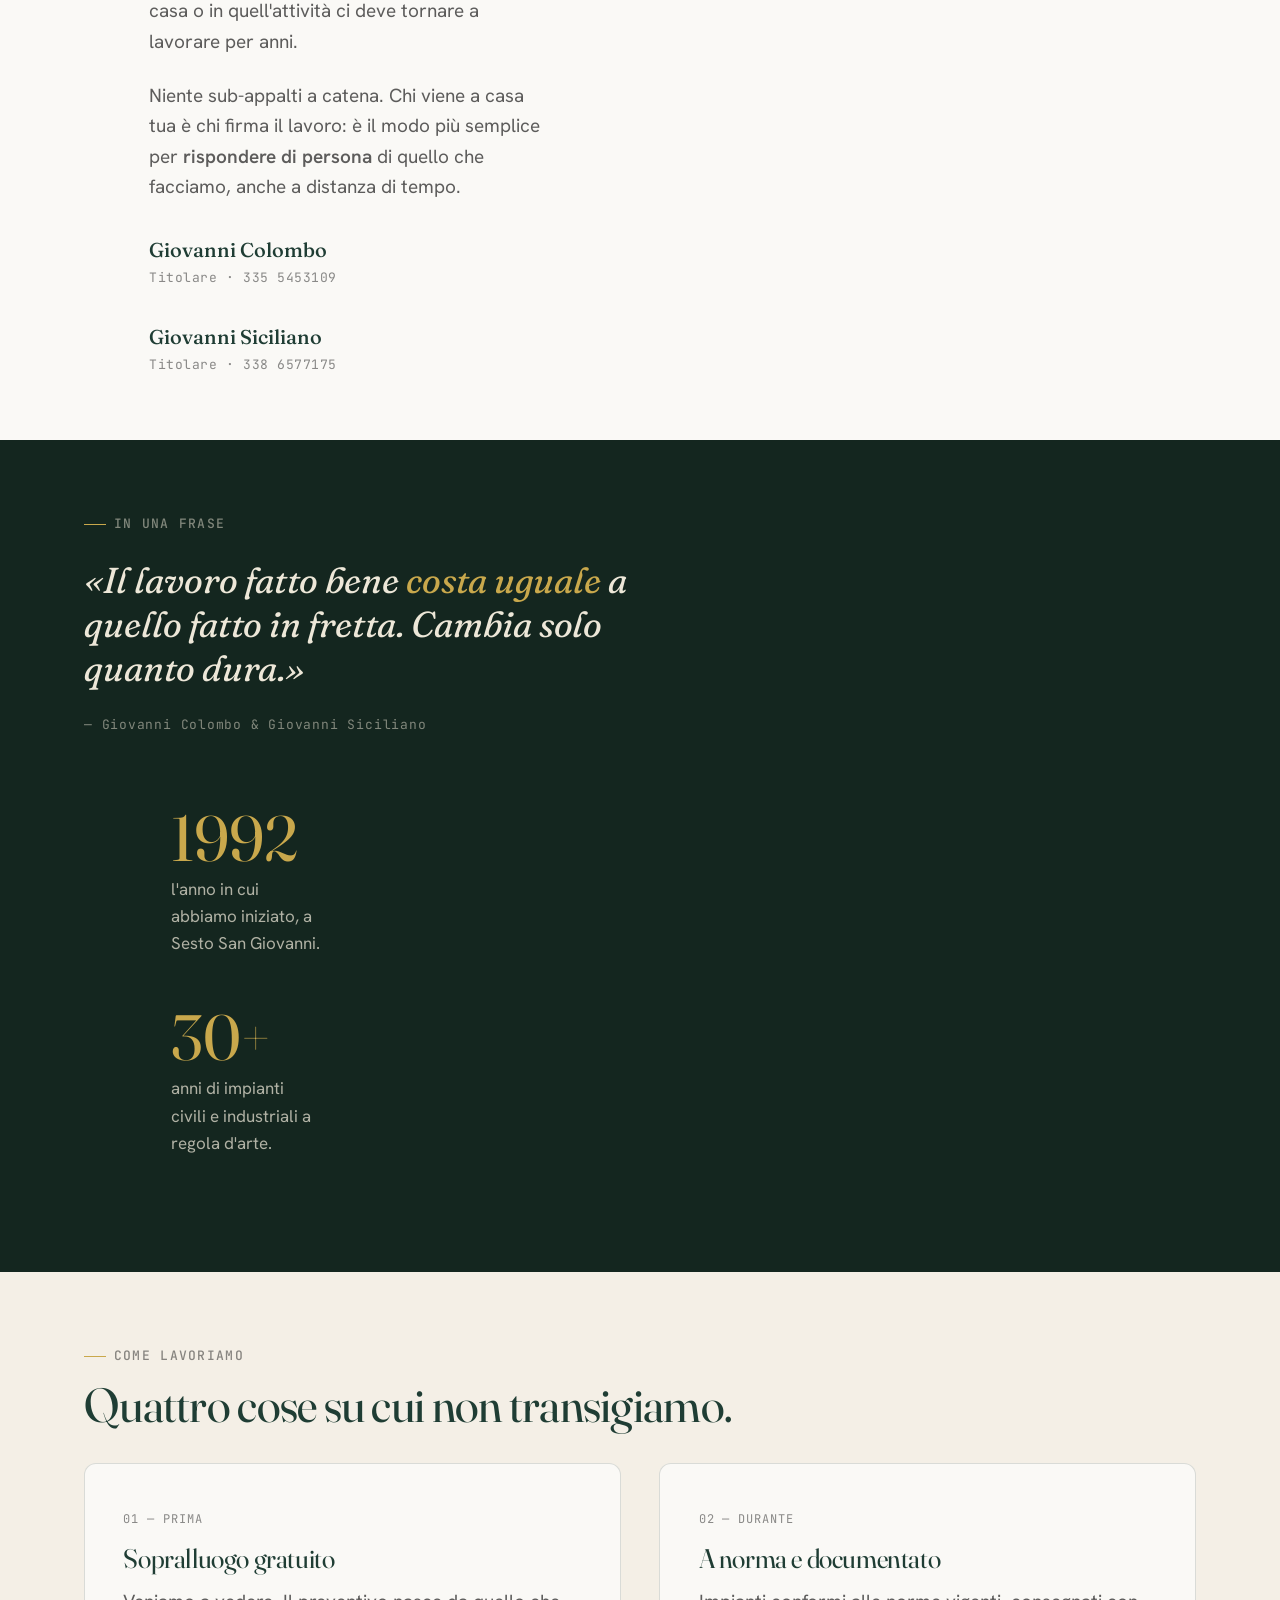
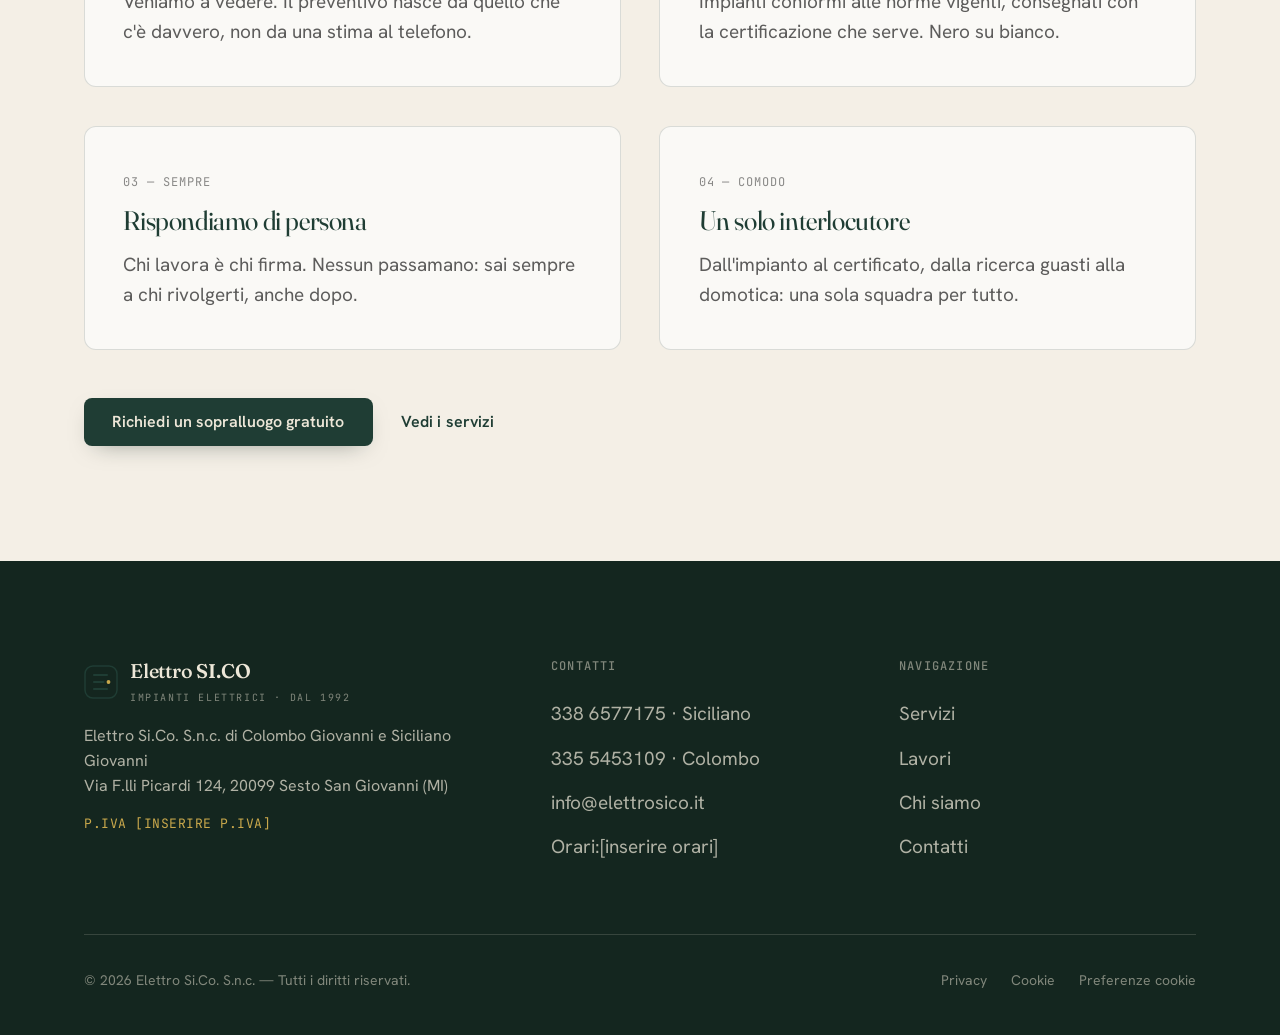
<file: chi-siamo.html>
<!DOCTYPE html>
<html lang="it">
<head>
<meta charset="UTF-8">
<meta name="viewport" content="width=device-width, initial-scale=1">
<title>Chi siamo — Elettro SI.CO · Il mestiere dell'elettricista dal 1992</title>
<meta name="description" content="La storia di Elettro SI.CO: due elettricisti, Giovanni Colombo e Giovanni Siciliano, e un mestiere fatto bene dal 1992 a Sesto San Giovanni. Sopralluogo prima del preventivo, lavoro a norma e documentato.">
<meta name="theme-color" content="#14261F">
<link rel="canonical" href="https://www.elettrosico.it/chi-siamo.html">

<link rel="icon" href="data:image/svg+xml,%3Csvg xmlns='http://www.w3.org/2000/svg' viewBox='0 0 34 34'%3E%3Crect width='34' height='34' rx='8' fill='%2314261F'/%3E%3Cpath d='M11 9h12M11 17h9M11 25h12' stroke='%23F4EFE6' stroke-width='2.2' stroke-linecap='round'/%3E%3Ccircle cx='24.5' cy='17' r='1.8' fill='%23C9A84C'/%3E%3C/svg%3E">

<link rel="preconnect" href="https://fonts.googleapis.com">
<link rel="preconnect" href="https://fonts.gstatic.com" crossorigin>
<link href="https://fonts.googleapis.com/css2?family=Fraunces:ital,opsz,wght@0,9..144,400..600;1,9..144,400..600&family=Hanken+Grotesk:wght@400;500;600&family=JetBrains+Mono:wght@400;500&display=swap" rel="stylesheet">

<link rel="stylesheet" href="assets/css/tokens.css">
<link rel="stylesheet" href="assets/css/styles.css">
</head>

<body>
<a class="skip-link" href="#main">Salta al contenuto</a>

<!-- ============================ HEADER ============================ -->
<header class="header" data-header>
  <div class="header__inner">
    <a class="brand" href="index.html" aria-label="Elettro SI.CO — home">
      <svg class="brand__mark" viewBox="0 0 34 34" fill="none" aria-hidden="true">
        <rect x="1" y="1" width="32" height="32" rx="8" stroke="currentColor" stroke-width="1.5"/>
        <path d="M10 10h13M10 17h9.5M10 24h13" stroke="currentColor" stroke-width="2.1" stroke-linecap="round"/>
        <circle cx="24.5" cy="17" r="1.9" class="brand__mark-dot"/>
      </svg>
      <span>
        <span class="brand__word">Elettro <b>SI.CO</b></span>
        <span class="brand__tag">Impianti elettrici · dal 1992</span>
      </span>
    </a>

    <nav class="nav" aria-label="Navigazione principale">
      <div class="nav__group nav" role="list">
        <a class="nav__link" href="index.html#servizi">Servizi</a>
        <a class="nav__link" href="index.html#lavori">Lavori</a>
        <a class="nav__link" href="chi-siamo.html" aria-current="page">Chi siamo</a>
        <a class="nav__link" href="index.html#contatti">Contatti</a>
      </div>
      <div class="header__actions">
        <a class="btn btn--primary" href="tel:+393386577175">
          <svg class="btn__ico" viewBox="0 0 24 24" fill="none" aria-hidden="true"><path d="M6.5 3.5 9 4l1 3.5-2 1.5a12 12 0 0 0 5 5l1.5-2 3.5 1 .5 2.5c0 1-1 2-2.2 2A15.8 15.8 0 0 1 4.5 5.7C4.5 4.5 5.5 3.5 6.5 3.5Z" stroke="currentColor" stroke-width="1.7" stroke-linejoin="round"/></svg>
          <span class="header__cta-label">Chiama</span>
        </a>
        <button class="nav-toggle" type="button" data-nav-toggle aria-expanded="false" aria-controls="mobile-nav" aria-label="Apri il menu">
          <span class="nav-toggle__bars" aria-hidden="true"><span></span><span></span></span>
        </button>
      </div>
    </nav>
  </div>

  <div class="mobile-nav" id="mobile-nav" data-mobile-nav>
    <a href="index.html#servizi">Servizi <span class="arrow" aria-hidden="true">→</span></a>
    <a href="index.html#lavori">Lavori <span class="arrow" aria-hidden="true">→</span></a>
    <a href="chi-siamo.html">Chi siamo <span class="arrow" aria-hidden="true">→</span></a>
    <a href="index.html#contatti">Contatti <span class="arrow" aria-hidden="true">→</span></a>
    <a class="btn btn--primary" href="tel:+393386577175">Chiama ora</a>
  </div>
</header>

<main id="main">

  <!-- ============================ APERTURA ============================ -->
  <section class="legal bg-cream" aria-labelledby="cs-title" style="padding-bottom:var(--section-pad-top)">
    <div class="wrap">
      <div class="grid12">
        <div class="col-7">
          <p class="eyebrow">Chi siamo</p>
          <h1 id="cs-title" class="h1" style="margin-top:var(--space-3);max-width:16ch">Il mestiere, <span class="mark">prima del marketing<svg class="mark__ul" viewBox="0 0 300 12" preserveAspectRatio="none" aria-hidden="true"><path d="M3 8 C 70 3, 150 2, 297 6"/></svg></span>.</h1>
          <p class="lead mt-5">
            Elettro Si.Co. è una S.n.c. nata a Sesto San Giovanni dall'incontro di
            <strong>Giovanni Colombo</strong> e <strong>Giovanni Siciliano</strong>. Dal 1992
            facciamo una cosa sola, e la facciamo bene: impianti elettrici a regola d'arte.
          </p>
          <div class="flow-cta mt-6">
            <a class="btn btn--primary" href="tel:+393386577175">
              <svg class="btn__ico" viewBox="0 0 24 24" fill="none" aria-hidden="true"><path d="M6.5 3.5 9 4l1 3.5-2 1.5a12 12 0 0 0 5 5l1.5-2 3.5 1 .5 2.5c0 1-1 2-2.2 2A15.8 15.8 0 0 1 4.5 5.7C4.5 4.5 5.5 3.5 6.5 3.5Z" stroke="currentColor" stroke-width="1.7" stroke-linejoin="round"/></svg>
              Chiama ora
            </a>
            <a class="btn btn--secondary" href="index.html#contatti">Sopralluogo gratuito</a>
          </div>
        </div>
      </div>
    </div>
  </section>

  <!-- ============================ STORIA + RITRATTI ============================ -->
  <section class="section section--tight bg-paper" aria-labelledby="storia-title">
    <div class="wrap">
      <div class="grid12">
        <div class="col-5">
          <div class="about__portraits">
            <figure class="frame frame--tall anim-up">
              <span class="frame__fill"></span><span class="frame__light"></span><span class="frame__grain"></span><span class="frame__ring"></span>
              <figcaption class="frame__chip"><span class="dot"></span>Giovanni C.</figcaption>
            </figure>
            <figure class="frame frame--tall anim-up" style="margin-top:2.5rem">
              <span class="frame__fill"></span><span class="frame__light"></span><span class="frame__grain"></span><span class="frame__ring"></span>
              <figcaption class="frame__chip"><span class="dot"></span>Giovanni S.</figcaption>
            </figure>
          </div>
        </div>

        <div class="col-6 push-1">
          <p class="eyebrow">La nostra storia</p>
          <h2 id="storia-title">Trent'anni <span class="mark">nello stesso quartiere<svg class="mark__ul" viewBox="0 0 300 12" preserveAspectRatio="none" aria-hidden="true"><path d="M3 6 C 90 11, 190 2, 297 7"/></svg></span>.</h2>
          <p class="lead mt-5">
            Abbiamo cominciato nel 1992, con la stessa idea che ci guida ancora oggi:
            <strong>si guarda prima, si parla di preventivo dopo</strong>.
          </p>
          <p class="muted">
            Da allora sono cambiati i materiali, le norme e la tecnologia — dalla semplice
            presa alla domotica. Non è cambiato il modo di stare in cantiere: ordine, cura,
            e la testa di chi in quella casa o in quell'attività ci deve tornare a lavorare
            per anni.
          </p>
          <p class="muted mt-5">
            Niente sub-appalti a catena. Chi viene a casa tua è chi firma il lavoro: è il modo
            più semplice per <strong>rispondere di persona</strong> di quello che facciamo,
            anche a distanza di tempo.
          </p>

          <div class="founders">
            <div class="founder">
              <span class="founder__name">Giovanni Colombo</span>
              <span class="founder__role mono">Titolare · 335 5453109</span>
            </div>
            <div class="founder">
              <span class="founder__name">Giovanni Siciliano</span>
              <span class="founder__role mono">Titolare · 338 6577175</span>
            </div>
          </div>
        </div>
      </div>
    </div>
  </section>

  <!-- ============================ STATEMENT (sezione scura) ============================ -->
  <section class="section bg-forest on-dark" aria-label="Il nostro principio">
    <div class="wrap">
      <div class="grid12">
        <div class="col-7">
          <p class="eyebrow">In una frase</p>
          <p class="statement__quote mt-5">
            «Il lavoro fatto bene <span class="em">costa uguale</span> a quello fatto in fretta.
            Cambia solo quanto dura.»
          </p>
          <p class="statement__by">— Giovanni Colombo &amp; Giovanni Siciliano</p>
        </div>
        <div class="col-5 push-1">
          <div class="stats mt-6">
            <div class="stat">
              <span class="stat__num">1992</span>
              <span class="stat__label">l'anno in cui abbiamo iniziato, a Sesto San Giovanni.</span>
            </div>
            <div class="stat">
              <span class="stat__num">30+</span>
              <span class="stat__label">anni di impianti civili e industriali a regola d'arte.</span>
            </div>
          </div>
        </div>
      </div>
    </div>
  </section>

  <!-- ============================ COME LAVORIAMO ============================ -->
  <section class="section bg-cream" aria-labelledby="metodo-title">
    <div class="wrap">
      <div class="section-head">
        <p class="eyebrow">Come lavoriamo</p>
        <h2 id="metodo-title">Quattro cose su cui non transigiamo.</h2>
      </div>

      <div class="grid12" data-stagger>
        <div class="col-6">
          <div class="callout anim-up">
            <span class="callout__k">01 — Prima</span>
            <h3>Sopralluogo gratuito</h3>
            <p class="muted">Veniamo a vedere. Il preventivo nasce da quello che c'è davvero, non da una stima al telefono.</p>
          </div>
        </div>
        <div class="col-6">
          <div class="callout anim-up">
            <span class="callout__k">02 — Durante</span>
            <h3>A norma e documentato</h3>
            <p class="muted">Impianti conformi alle norme vigenti, consegnati con la certificazione che serve. Nero su bianco.</p>
          </div>
        </div>
        <div class="col-6">
          <div class="callout anim-up">
            <span class="callout__k">03 — Sempre</span>
            <h3>Rispondiamo di persona</h3>
            <p class="muted">Chi lavora è chi firma. Nessun passamano: sai sempre a chi rivolgerti, anche dopo.</p>
          </div>
        </div>
        <div class="col-6">
          <div class="callout anim-up">
            <span class="callout__k">04 — Comodo</span>
            <h3>Un solo interlocutore</h3>
            <p class="muted">Dall'impianto al certificato, dalla ricerca guasti alla domotica: una sola squadra per tutto.</p>
          </div>
        </div>
      </div>

      <div class="flow-cta mt-7">
        <a class="btn btn--primary" href="index.html#contatti">Richiedi un sopralluogo gratuito</a>
        <a class="btn btn--ghost" href="index.html#servizi">Vedi i servizi</a>
      </div>
    </div>
  </section>
</main>

<!-- ============================ FOOTER ============================ -->
<footer class="footer" aria-label="Contatti e dati aziendali">
  <div class="wrap">
    <div class="footer__top">
      <div class="footer__brand">
        <div class="brand">
          <svg class="brand__mark" viewBox="0 0 34 34" fill="none" aria-hidden="true">
            <rect x="1" y="1" width="32" height="32" rx="8" stroke="currentColor" stroke-width="1.5"/>
            <path d="M10 10h13M10 17h9.5M10 24h13" stroke="currentColor" stroke-width="2.1" stroke-linecap="round"/>
            <circle cx="24.5" cy="17" r="1.9" class="brand__mark-dot"/>
          </svg>
          <span>
            <span class="brand__word">Elettro <b>SI.CO</b></span>
            <span class="brand__tag">Impianti elettrici · dal 1992</span>
          </span>
        </div>
        <p class="footer__legal-name">
          Elettro Si.Co. S.n.c. di Colombo Giovanni e Siciliano Giovanni<br>
          Via F.lli Picardi 124, 20099 Sesto San Giovanni (MI)
        </p>
        <p class="footer__pi" style="margin-top:1rem">P.IVA <span data-todo>[INSERIRE P.IVA]</span></p>
      </div>

      <div class="footer__col">
        <h4>Contatti</h4>
        <a href="tel:+393386577175">338 6577175 · Siciliano</a>
        <a href="tel:+393355453109">335 5453109 · Colombo</a>
        <a href="mailto:info@elettrosico.it">info@elettrosico.it</a>
        <p>Orari: <span data-todo>[inserire orari]</span></p>
      </div>

      <div class="footer__col">
        <h4>Navigazione</h4>
        <a href="index.html#servizi">Servizi</a>
        <a href="index.html#lavori">Lavori</a>
        <a href="chi-siamo.html">Chi siamo</a>
        <a href="index.html#contatti">Contatti</a>
      </div>
    </div>

    <div class="footer__bottom">
      <p>© <span data-year>2026</span> Elettro Si.Co. S.n.c. — Tutti i diritti riservati.</p>
      <nav class="footer__links" aria-label="Note legali">
        <a href="privacy.html">Privacy</a>
        <a href="cookie.html">Cookie</a>
        <a href="#" data-cookie-open>Preferenze cookie</a>
      </nav>
    </div>
  </div>
</footer>

<!-- ============================ STICKY TAP-TO-CALL (mobile) ============================ -->
<div class="callbar" data-callbar aria-label="Contatto rapido">
  <a class="btn btn--primary" href="tel:+393386577175">
    <svg class="btn__ico" viewBox="0 0 24 24" fill="none" aria-hidden="true"><path d="M6.5 3.5 9 4l1 3.5-2 1.5a12 12 0 0 0 5 5l1.5-2 3.5 1 .5 2.5c0 1-1 2-2.2 2A15.8 15.8 0 0 1 4.5 5.7C4.5 4.5 5.5 3.5 6.5 3.5Z" stroke="currentColor" stroke-width="1.7" stroke-linejoin="round"/></svg>
    Chiama
  </a>
  <a class="btn btn--wa" href="https://wa.me/393386577175" target="_blank" rel="noopener">WhatsApp</a>
</div>

<!-- ============================ COOKIE BANNER ============================ -->
<aside class="cookie" data-cookie role="dialog" aria-label="Preferenze cookie" aria-live="polite" hidden>
  <p class="cookie__title">Rispettiamo la tua privacy</p>
  <p class="cookie__text">
    Usiamo cookie tecnici necessari al funzionamento del sito. Con il tuo consenso useremo
    anche cookie per la mappa e, se attivati, per le statistiche. Puoi scegliere liberamente:
    nessun cookie non necessario viene installato senza consenso. Dettagli nella
    <a href="cookie.html">Cookie Policy</a> e nell'<a href="privacy.html">Informativa privacy</a>.
  </p>

  <div class="cookie__actions">
    <button class="btn btn--primary" type="button" data-cookie-accept>Accetta tutti</button>
    <button class="btn btn--secondary" type="button" data-cookie-reject>Rifiuta tutti</button>
    <button class="btn btn--ghost btn--prefs" type="button" data-cookie-prefs>Preferenze</button>
  </div>

  <div class="cookie__prefs">
    <div class="pref">
      <div class="pref__info">
        <div class="pref__name">Necessari</div>
        <div class="pref__desc">Indispensabili per la sicurezza e il funzionamento. Sempre attivi.</div>
      </div>
      <span class="switch"><input type="checkbox" checked disabled aria-label="Cookie necessari (sempre attivi)"><span class="switch__track"></span></span>
    </div>
    <div class="pref">
      <div class="pref__info">
        <div class="pref__name">Mappa (Google Maps)</div>
        <div class="pref__desc">Carica la mappa interattiva della sede. Installa cookie di terze parti.</div>
      </div>
      <span class="switch"><input type="checkbox" id="pref-maps" aria-label="Cookie mappa"><span class="switch__track"></span></span>
    </div>
    <div class="pref">
      <div class="pref__info">
        <div class="pref__name">Statistiche</div>
        <div class="pref__desc">Ci aiutano a capire come viene usato il sito, in forma aggregata.</div>
      </div>
      <span class="switch"><input type="checkbox" id="pref-analytics" aria-label="Cookie statistici"><span class="switch__track"></span></span>
    </div>
    <div class="cookie__prefs-actions">
      <button class="btn btn--secondary" type="button" data-cookie-reject>Rifiuta tutti</button>
      <button class="btn btn--primary" type="button" data-cookie-save>Salva preferenze</button>
    </div>
  </div>
</aside>

<script defer src="assets/js/main.js"></script>
</body>
</html>
</file>
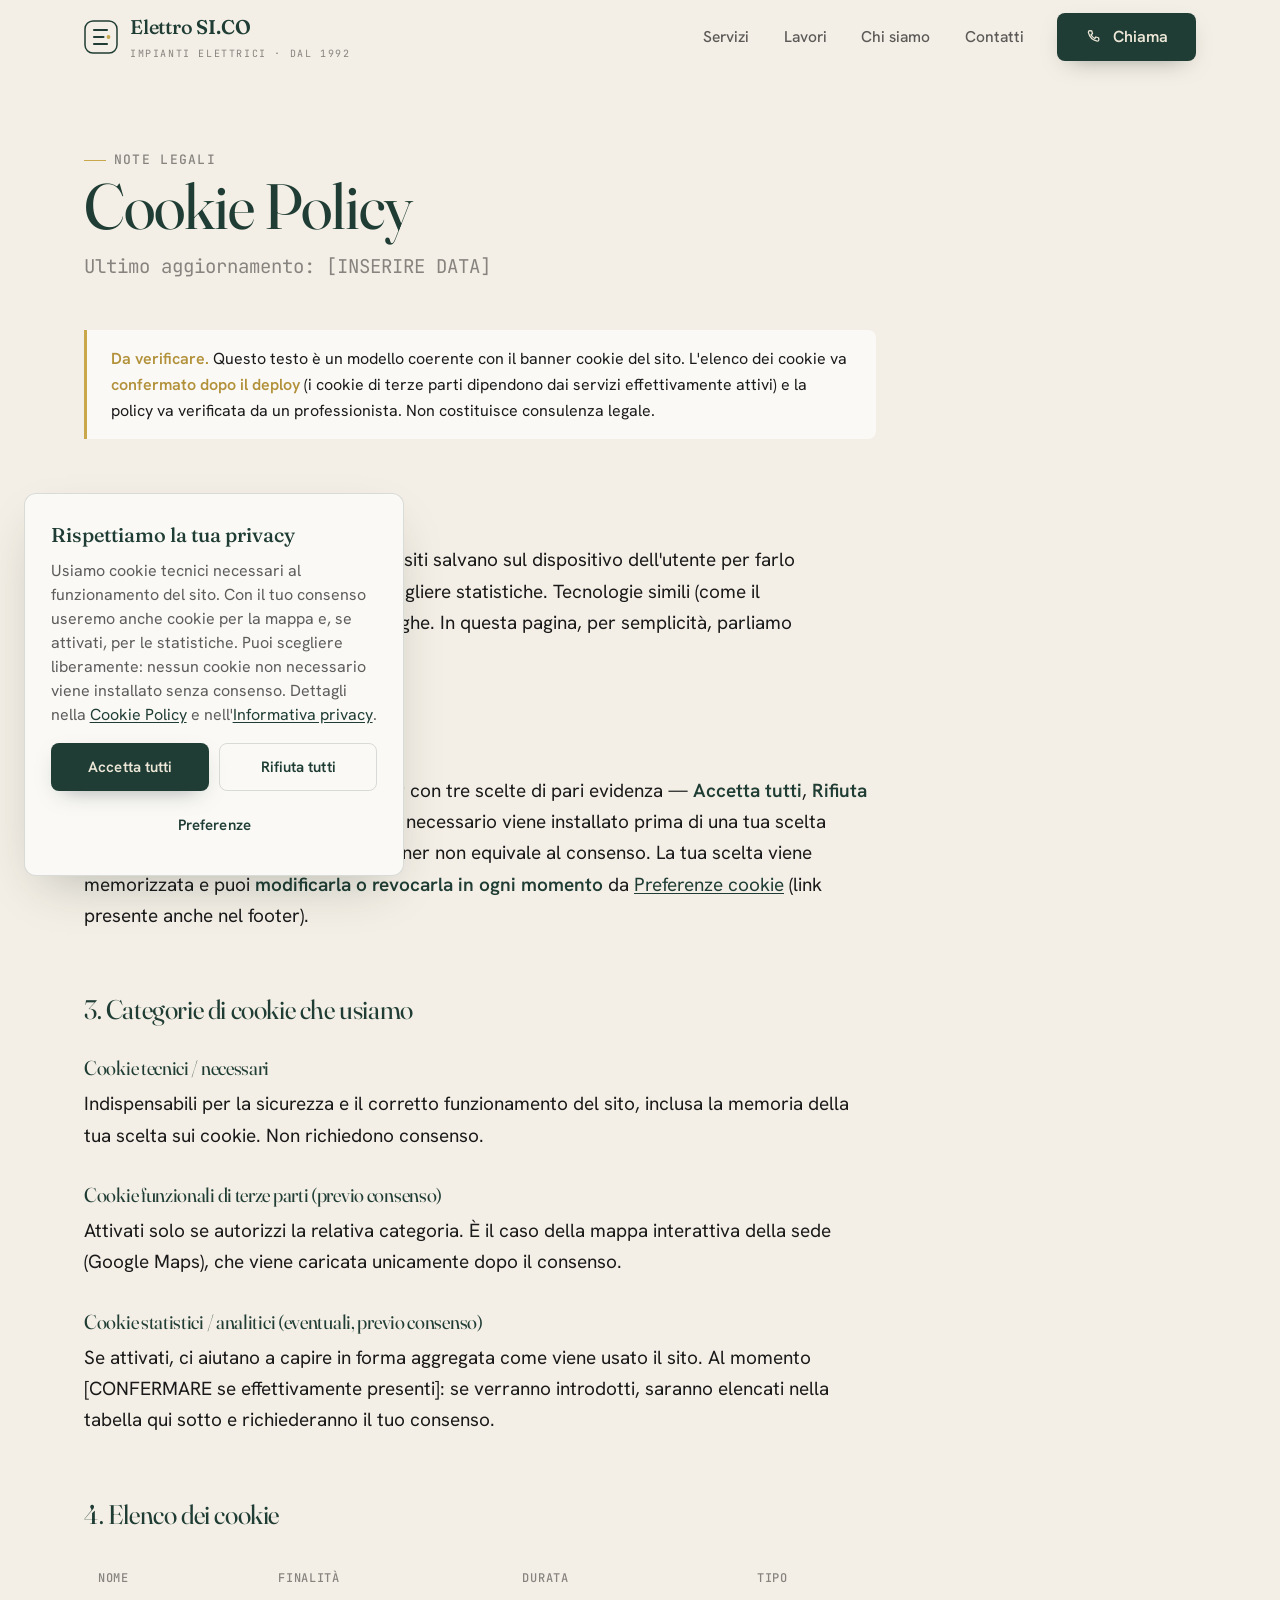
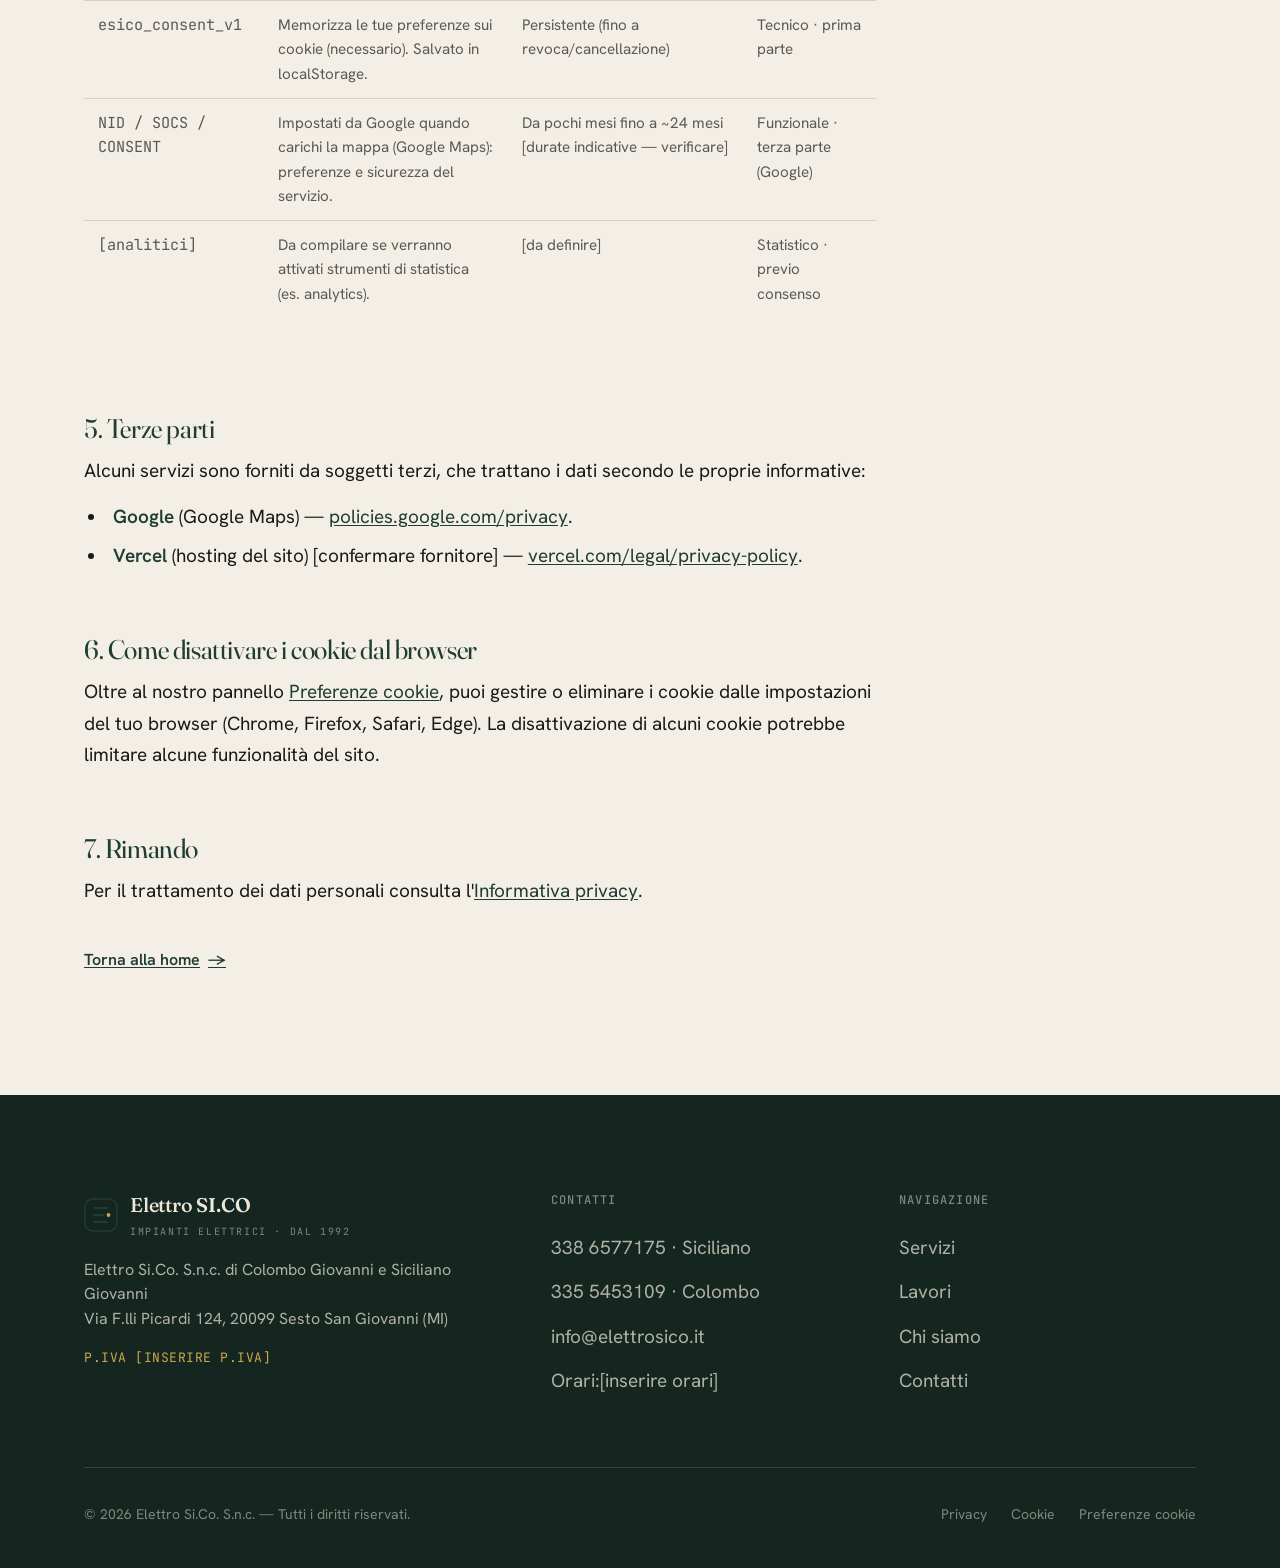
<file: cookie.html>
<!DOCTYPE html>
<html lang="it">
<head>
<meta charset="UTF-8">
<meta name="viewport" content="width=device-width, initial-scale=1">
<title>Cookie Policy — Elettro SI.CO</title>
<meta name="description" content="Cookie Policy di Elettro Si.Co. S.n.c.: quali cookie usa il sito, a cosa servono, come gestire e revocare il consenso. Coerente con il banner (Accetta / Rifiuta / Preferenze).">
<meta name="robots" content="index,follow">
<meta name="theme-color" content="#14261F">
<link rel="canonical" href="https://www.elettrosico.it/cookie.html">

<link rel="icon" href="data:image/svg+xml,%3Csvg xmlns='http://www.w3.org/2000/svg' viewBox='0 0 34 34'%3E%3Crect width='34' height='34' rx='8' fill='%2314261F'/%3E%3Cpath d='M11 9h12M11 17h9M11 25h12' stroke='%23F4EFE6' stroke-width='2.2' stroke-linecap='round'/%3E%3Ccircle cx='24.5' cy='17' r='1.8' fill='%23C9A84C'/%3E%3C/svg%3E">

<link rel="preconnect" href="https://fonts.googleapis.com">
<link rel="preconnect" href="https://fonts.gstatic.com" crossorigin>
<link href="https://fonts.googleapis.com/css2?family=Fraunces:ital,opsz,wght@0,9..144,400..600;1,9..144,400..600&family=Hanken+Grotesk:wght@400;500;600&family=JetBrains+Mono:wght@400;500&display=swap" rel="stylesheet">

<link rel="stylesheet" href="assets/css/tokens.css">
<link rel="stylesheet" href="assets/css/styles.css">
</head>

<body>
<a class="skip-link" href="#main">Salta al contenuto</a>

<!-- ============================ HEADER ============================ -->
<header class="header" data-header>
  <div class="header__inner">
    <a class="brand" href="index.html" aria-label="Elettro SI.CO — home">
      <svg class="brand__mark" viewBox="0 0 34 34" fill="none" aria-hidden="true">
        <rect x="1" y="1" width="32" height="32" rx="8" stroke="currentColor" stroke-width="1.5"/>
        <path d="M10 10h13M10 17h9.5M10 24h13" stroke="currentColor" stroke-width="2.1" stroke-linecap="round"/>
        <circle cx="24.5" cy="17" r="1.9" class="brand__mark-dot"/>
      </svg>
      <span>
        <span class="brand__word">Elettro <b>SI.CO</b></span>
        <span class="brand__tag">Impianti elettrici · dal 1992</span>
      </span>
    </a>

    <nav class="nav" aria-label="Navigazione principale">
      <div class="nav__group nav" role="list">
        <a class="nav__link" href="index.html#servizi">Servizi</a>
        <a class="nav__link" href="index.html#lavori">Lavori</a>
        <a class="nav__link" href="chi-siamo.html">Chi siamo</a>
        <a class="nav__link" href="index.html#contatti">Contatti</a>
      </div>
      <div class="header__actions">
        <a class="btn btn--primary" href="tel:+393386577175">
          <svg class="btn__ico" viewBox="0 0 24 24" fill="none" aria-hidden="true"><path d="M6.5 3.5 9 4l1 3.5-2 1.5a12 12 0 0 0 5 5l1.5-2 3.5 1 .5 2.5c0 1-1 2-2.2 2A15.8 15.8 0 0 1 4.5 5.7C4.5 4.5 5.5 3.5 6.5 3.5Z" stroke="currentColor" stroke-width="1.7" stroke-linejoin="round"/></svg>
          <span class="header__cta-label">Chiama</span>
        </a>
        <button class="nav-toggle" type="button" data-nav-toggle aria-expanded="false" aria-controls="mobile-nav" aria-label="Apri il menu">
          <span class="nav-toggle__bars" aria-hidden="true"><span></span><span></span></span>
        </button>
      </div>
    </nav>
  </div>

  <div class="mobile-nav" id="mobile-nav" data-mobile-nav>
    <a href="index.html#servizi">Servizi <span class="arrow" aria-hidden="true">→</span></a>
    <a href="index.html#lavori">Lavori <span class="arrow" aria-hidden="true">→</span></a>
    <a href="chi-siamo.html">Chi siamo <span class="arrow" aria-hidden="true">→</span></a>
    <a href="index.html#contatti">Contatti <span class="arrow" aria-hidden="true">→</span></a>
    <a class="btn btn--primary" href="tel:+393386577175">Chiama ora</a>
  </div>
</header>

<main id="main">
  <section class="legal bg-cream" aria-labelledby="ck-title">
    <div class="wrap">
      <div class="legal__head">
        <p class="eyebrow">Note legali</p>
        <h1 id="ck-title" class="h1">Cookie Policy</h1>
        <p class="faint mono" style="margin-top:var(--space-3)">Ultimo aggiornamento: <span data-todo>[INSERIRE DATA]</span></p>
      </div>

      <div class="prose">
        <div class="notice">
          <strong>Da verificare.</strong> Questo testo è un modello coerente con il banner cookie
          del sito. L'elenco dei cookie va <strong>confermato dopo il deploy</strong> (i cookie di
          terze parti dipendono dai servizi effettivamente attivi) e la policy va verificata da un
          professionista. Non costituisce consulenza legale.
        </div>

        <h2>1. Cosa sono i cookie</h2>
        <p>
          I cookie sono piccoli file di testo che i siti salvano sul dispositivo dell'utente per
          farlo funzionare, ricordare le scelte o raccogliere statistiche. Tecnologie simili
          (come il <em>localStorage</em>) svolgono funzioni analoghe. In questa pagina, per
          semplicità, parliamo genericamente di “cookie”.
        </p>

        <h2>2. Come gestiamo il consenso</h2>
        <p>
          Alla prima visita mostriamo un banner con tre scelte di pari evidenza —
          <strong>Accetta tutti</strong>, <strong>Rifiuta tutti</strong> e <strong>Preferenze</strong>.
          Nessun cookie non necessario viene installato prima di una tua scelta esplicita: la
          semplice chiusura del banner non equivale al consenso. La tua scelta viene memorizzata e
          puoi <strong>modificarla o revocarla in ogni momento</strong> da
          <a href="#" data-cookie-open>Preferenze cookie</a> (link presente anche nel footer).
        </p>

        <h2>3. Categorie di cookie che usiamo</h2>
        <h3>Cookie tecnici / necessari</h3>
        <p>
          Indispensabili per la sicurezza e il corretto funzionamento del sito, inclusa la memoria
          della tua scelta sui cookie. Non richiedono consenso.
        </p>
        <h3>Cookie funzionali di terze parti (previo consenso)</h3>
        <p>
          Attivati solo se autorizzi la relativa categoria. È il caso della mappa interattiva della
          sede (Google Maps), che viene caricata unicamente dopo il consenso.
        </p>
        <h3>Cookie statistici / analitici (eventuali, previo consenso)</h3>
        <p>
          Se attivati, ci aiutano a capire in forma aggregata come viene usato il sito. Al momento
          <span data-todo>[CONFERMARE se effettivamente presenti]</span>: se verranno introdotti,
          saranno elencati nella tabella qui sotto e richiederanno il tuo consenso.
        </p>

        <h2>4. Elenco dei cookie</h2>
        <div class="table-scroll">
          <table class="data-table">
            <thead>
              <tr><th scope="col">Nome</th><th scope="col">Finalità</th><th scope="col">Durata</th><th scope="col">Tipo</th></tr>
            </thead>
            <tbody>
              <tr>
                <td class="mono">esico_consent_v1</td>
                <td>Memorizza le tue preferenze sui cookie (necessario). Salvato in localStorage.</td>
                <td>Persistente (fino a revoca/cancellazione)</td>
                <td>Tecnico · prima parte</td>
              </tr>
              <tr>
                <td class="mono">NID / SOCS / CONSENT</td>
                <td>Impostati da Google quando carichi la mappa (Google Maps): preferenze e sicurezza del servizio.</td>
                <td>Da pochi mesi fino a ~24 mesi <span data-todo>[durate indicative — verificare]</span></td>
                <td>Funzionale · terza parte (Google)</td>
              </tr>
              <tr>
                <td class="mono" data-todo>[analitici]</td>
                <td>Da compilare se verranno attivati strumenti di statistica (es. analytics).</td>
                <td data-todo>[da definire]</td>
                <td>Statistico · previo consenso</td>
              </tr>
            </tbody>
          </table>
        </div>

        <h2>5. Terze parti</h2>
        <p>Alcuni servizi sono forniti da soggetti terzi, che trattano i dati secondo le proprie informative:</p>
        <ul>
          <li><strong>Google</strong> (Google Maps) —
            <a href="https://policies.google.com/privacy" target="_blank" rel="noopener">policies.google.com/privacy</a>.</li>
          <li><strong>Vercel</strong> (hosting del sito) <span data-todo>[confermare fornitore]</span> —
            <a href="https://vercel.com/legal/privacy-policy" target="_blank" rel="noopener">vercel.com/legal/privacy-policy</a>.</li>
        </ul>

        <h2>6. Come disattivare i cookie dal browser</h2>
        <p>
          Oltre al nostro pannello <a href="#" data-cookie-open>Preferenze cookie</a>, puoi gestire o
          eliminare i cookie dalle impostazioni del tuo browser (Chrome, Firefox, Safari, Edge).
          La disattivazione di alcuni cookie potrebbe limitare alcune funzionalità del sito.
        </p>

        <h2>7. Rimando</h2>
        <p>
          Per il trattamento dei dati personali consulta l'<a href="privacy.html">Informativa privacy</a>.
        </p>

        <p class="mt-6"><a class="link-action" href="index.html"><span class="u">Torna alla home</span> <span class="arrow" aria-hidden="true">→</span></a></p>
      </div>
    </div>
  </section>
</main>

<!-- ============================ FOOTER ============================ -->
<footer class="footer" aria-label="Contatti e dati aziendali">
  <div class="wrap">
    <div class="footer__top">
      <div class="footer__brand">
        <div class="brand">
          <svg class="brand__mark" viewBox="0 0 34 34" fill="none" aria-hidden="true">
            <rect x="1" y="1" width="32" height="32" rx="8" stroke="currentColor" stroke-width="1.5"/>
            <path d="M10 10h13M10 17h9.5M10 24h13" stroke="currentColor" stroke-width="2.1" stroke-linecap="round"/>
            <circle cx="24.5" cy="17" r="1.9" class="brand__mark-dot"/>
          </svg>
          <span>
            <span class="brand__word">Elettro <b>SI.CO</b></span>
            <span class="brand__tag">Impianti elettrici · dal 1992</span>
          </span>
        </div>
        <p class="footer__legal-name">
          Elettro Si.Co. S.n.c. di Colombo Giovanni e Siciliano Giovanni<br>
          Via F.lli Picardi 124, 20099 Sesto San Giovanni (MI)
        </p>
        <p class="footer__pi" style="margin-top:1rem">P.IVA <span data-todo>[INSERIRE P.IVA]</span></p>
      </div>

      <div class="footer__col">
        <h4>Contatti</h4>
        <a href="tel:+393386577175">338 6577175 · Siciliano</a>
        <a href="tel:+393355453109">335 5453109 · Colombo</a>
        <a href="mailto:info@elettrosico.it">info@elettrosico.it</a>
        <p>Orari: <span data-todo>[inserire orari]</span></p>
      </div>

      <div class="footer__col">
        <h4>Navigazione</h4>
        <a href="index.html#servizi">Servizi</a>
        <a href="index.html#lavori">Lavori</a>
        <a href="chi-siamo.html">Chi siamo</a>
        <a href="index.html#contatti">Contatti</a>
      </div>
    </div>

    <div class="footer__bottom">
      <p>© <span data-year>2026</span> Elettro Si.Co. S.n.c. — Tutti i diritti riservati.</p>
      <nav class="footer__links" aria-label="Note legali">
        <a href="privacy.html">Privacy</a>
        <a href="cookie.html" aria-current="page">Cookie</a>
        <a href="#" data-cookie-open>Preferenze cookie</a>
      </nav>
    </div>
  </div>
</footer>

<!-- ============================ STICKY TAP-TO-CALL (mobile) ============================ -->
<div class="callbar" data-callbar aria-label="Contatto rapido">
  <a class="btn btn--primary" href="tel:+393386577175">
    <svg class="btn__ico" viewBox="0 0 24 24" fill="none" aria-hidden="true"><path d="M6.5 3.5 9 4l1 3.5-2 1.5a12 12 0 0 0 5 5l1.5-2 3.5 1 .5 2.5c0 1-1 2-2.2 2A15.8 15.8 0 0 1 4.5 5.7C4.5 4.5 5.5 3.5 6.5 3.5Z" stroke="currentColor" stroke-width="1.7" stroke-linejoin="round"/></svg>
    Chiama
  </a>
  <a class="btn btn--wa" href="https://wa.me/393386577175" target="_blank" rel="noopener">WhatsApp</a>
</div>

<!-- ============================ COOKIE BANNER ============================ -->
<aside class="cookie" data-cookie role="dialog" aria-label="Preferenze cookie" aria-live="polite" hidden>
  <p class="cookie__title">Rispettiamo la tua privacy</p>
  <p class="cookie__text">
    Usiamo cookie tecnici necessari al funzionamento del sito. Con il tuo consenso useremo
    anche cookie per la mappa e, se attivati, per le statistiche. Puoi scegliere liberamente:
    nessun cookie non necessario viene installato senza consenso. Dettagli nella
    <a href="cookie.html">Cookie Policy</a> e nell'<a href="privacy.html">Informativa privacy</a>.
  </p>

  <div class="cookie__actions">
    <button class="btn btn--primary" type="button" data-cookie-accept>Accetta tutti</button>
    <button class="btn btn--secondary" type="button" data-cookie-reject>Rifiuta tutti</button>
    <button class="btn btn--ghost btn--prefs" type="button" data-cookie-prefs>Preferenze</button>
  </div>

  <div class="cookie__prefs">
    <div class="pref">
      <div class="pref__info">
        <div class="pref__name">Necessari</div>
        <div class="pref__desc">Indispensabili per la sicurezza e il funzionamento. Sempre attivi.</div>
      </div>
      <span class="switch"><input type="checkbox" checked disabled aria-label="Cookie necessari (sempre attivi)"><span class="switch__track"></span></span>
    </div>
    <div class="pref">
      <div class="pref__info">
        <div class="pref__name">Mappa (Google Maps)</div>
        <div class="pref__desc">Carica la mappa interattiva della sede. Installa cookie di terze parti.</div>
      </div>
      <span class="switch"><input type="checkbox" id="pref-maps" aria-label="Cookie mappa"><span class="switch__track"></span></span>
    </div>
    <div class="pref">
      <div class="pref__info">
        <div class="pref__name">Statistiche</div>
        <div class="pref__desc">Ci aiutano a capire come viene usato il sito, in forma aggregata.</div>
      </div>
      <span class="switch"><input type="checkbox" id="pref-analytics" aria-label="Cookie statistici"><span class="switch__track"></span></span>
    </div>
    <div class="cookie__prefs-actions">
      <button class="btn btn--secondary" type="button" data-cookie-reject>Rifiuta tutti</button>
      <button class="btn btn--primary" type="button" data-cookie-save>Salva preferenze</button>
    </div>
  </div>
</aside>

<script defer src="assets/js/main.js"></script>
</body>
</html>
</file>
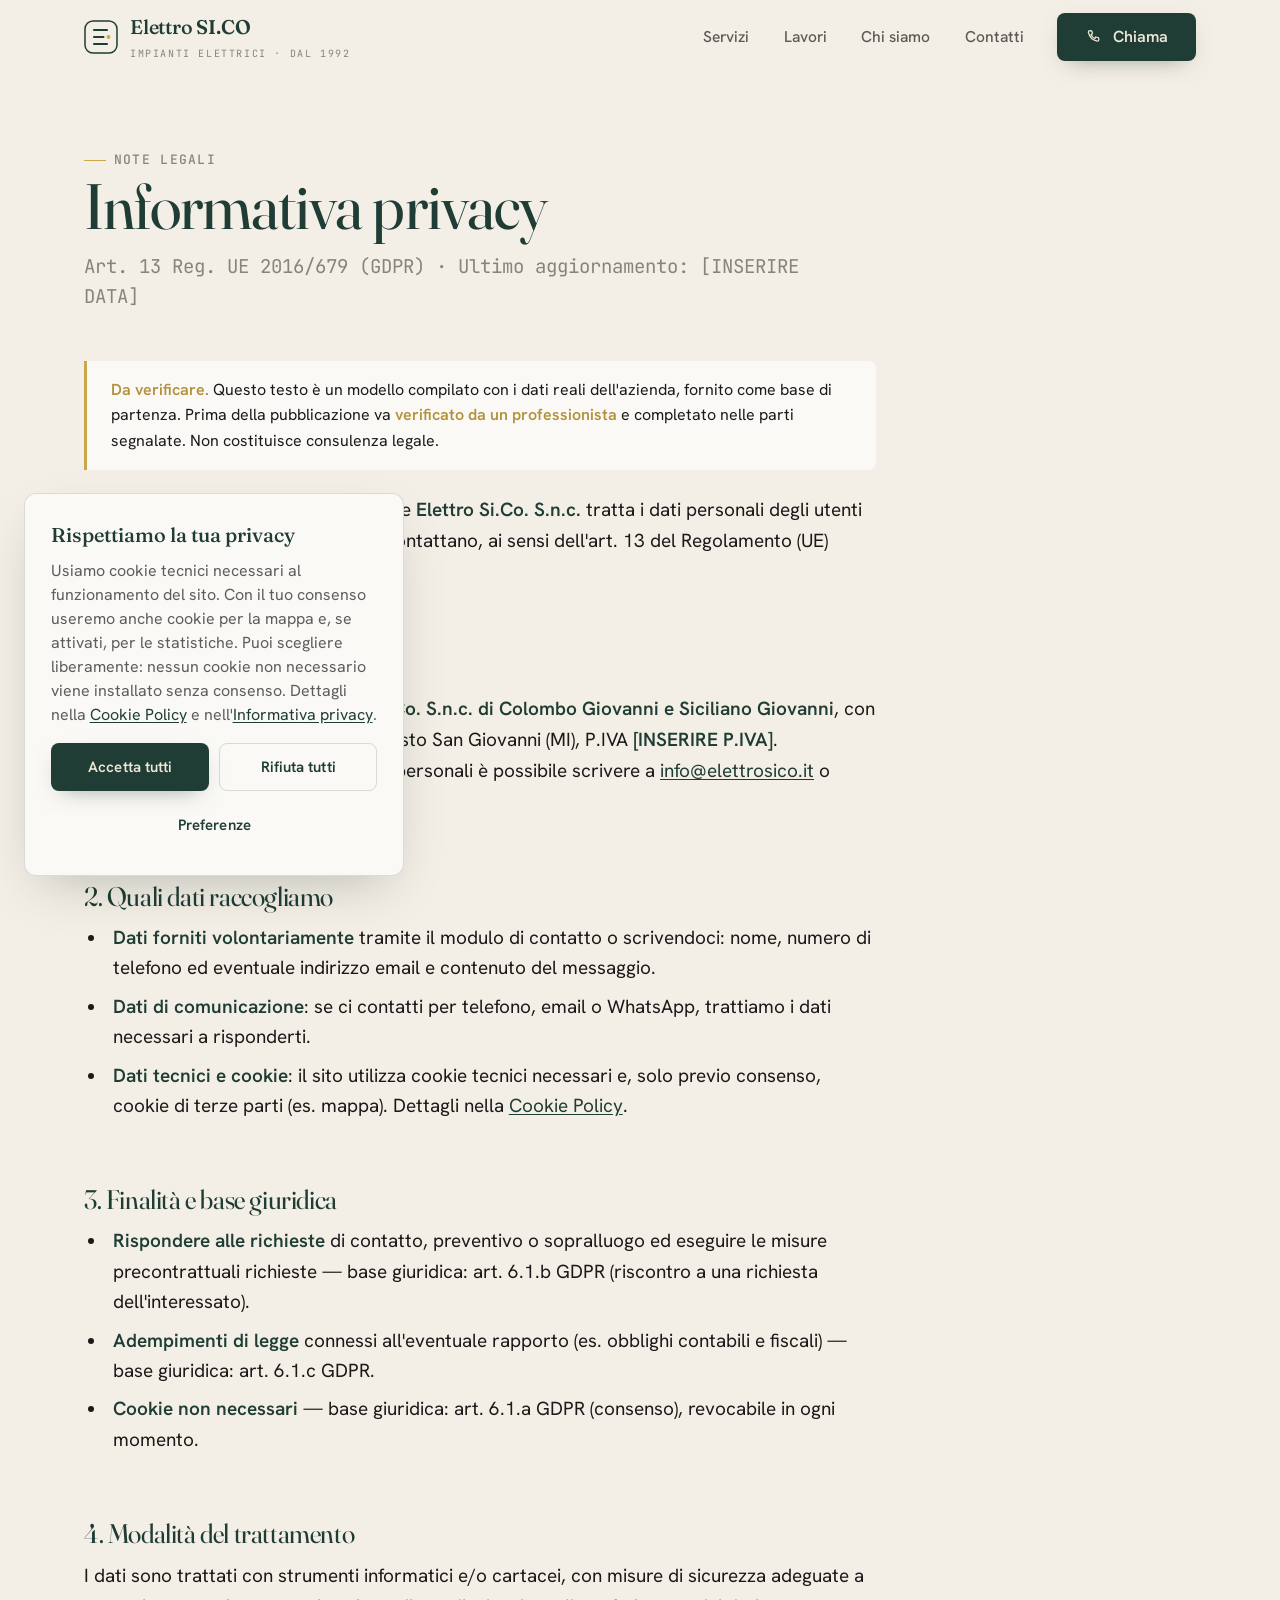
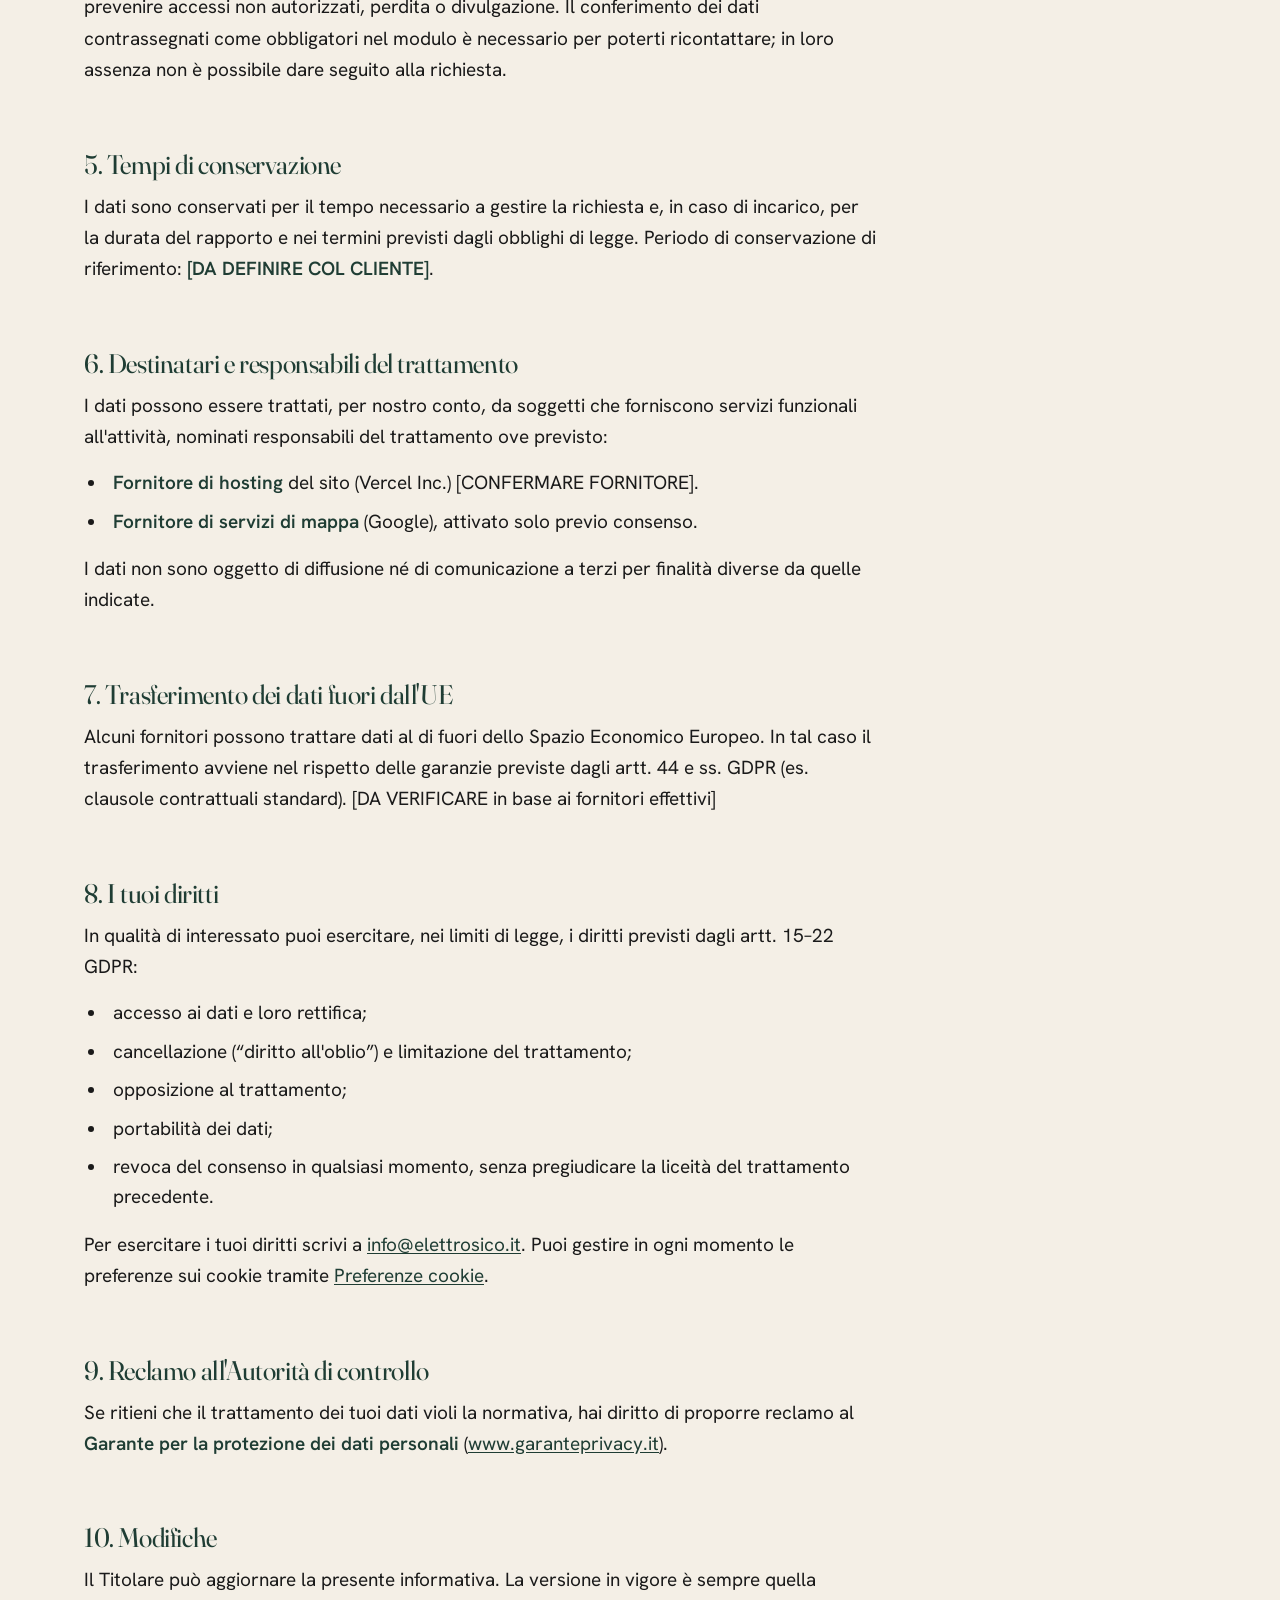
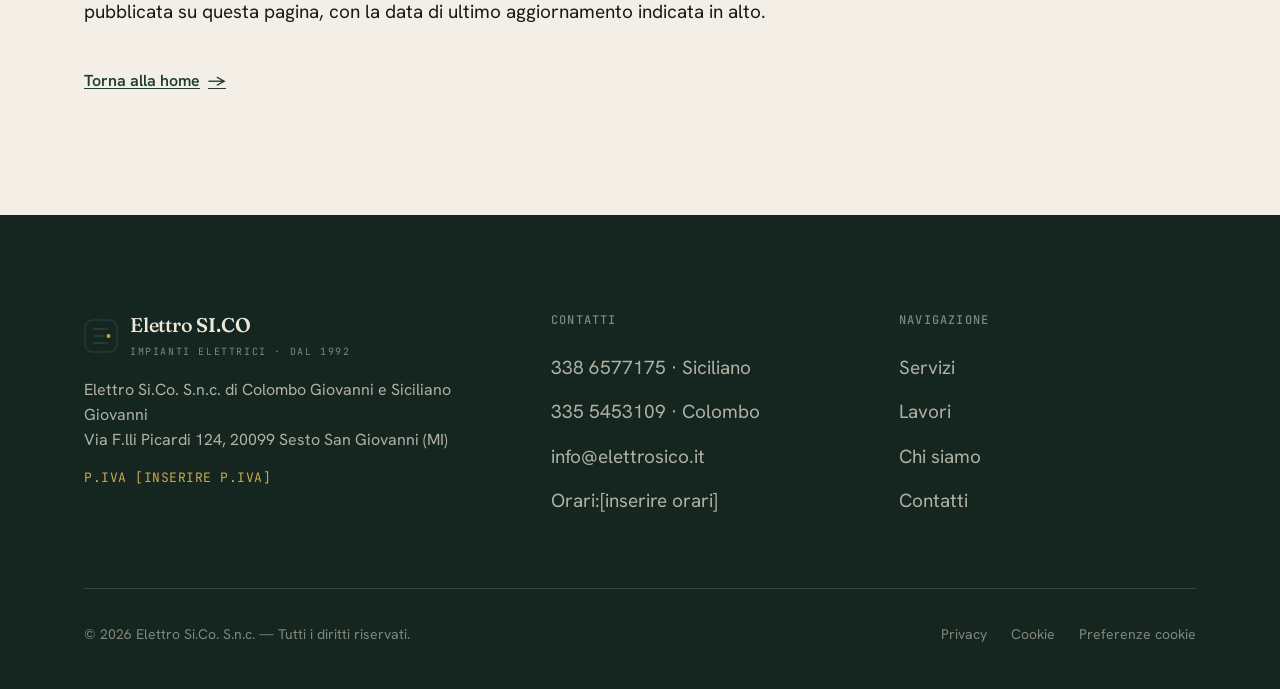
<file: privacy.html>
<!DOCTYPE html>
<html lang="it">
<head>
<meta charset="UTF-8">
<meta name="viewport" content="width=device-width, initial-scale=1">
<title>Informativa privacy — Elettro SI.CO</title>
<meta name="description" content="Informativa sul trattamento dei dati personali (art. 13 GDPR) di Elettro Si.Co. S.n.c., Sesto San Giovanni. Titolare, finalità, base giuridica, diritti dell'interessato.">
<meta name="robots" content="index,follow">
<meta name="theme-color" content="#14261F">
<link rel="canonical" href="https://www.elettrosico.it/privacy.html">

<link rel="icon" href="data:image/svg+xml,%3Csvg xmlns='http://www.w3.org/2000/svg' viewBox='0 0 34 34'%3E%3Crect width='34' height='34' rx='8' fill='%2314261F'/%3E%3Cpath d='M11 9h12M11 17h9M11 25h12' stroke='%23F4EFE6' stroke-width='2.2' stroke-linecap='round'/%3E%3Ccircle cx='24.5' cy='17' r='1.8' fill='%23C9A84C'/%3E%3C/svg%3E">

<link rel="preconnect" href="https://fonts.googleapis.com">
<link rel="preconnect" href="https://fonts.gstatic.com" crossorigin>
<link href="https://fonts.googleapis.com/css2?family=Fraunces:ital,opsz,wght@0,9..144,400..600;1,9..144,400..600&family=Hanken+Grotesk:wght@400;500;600&family=JetBrains+Mono:wght@400;500&display=swap" rel="stylesheet">

<link rel="stylesheet" href="assets/css/tokens.css">
<link rel="stylesheet" href="assets/css/styles.css">
</head>

<body>
<a class="skip-link" href="#main">Salta al contenuto</a>

<!-- ============================ HEADER ============================ -->
<header class="header" data-header>
  <div class="header__inner">
    <a class="brand" href="index.html" aria-label="Elettro SI.CO — home">
      <svg class="brand__mark" viewBox="0 0 34 34" fill="none" aria-hidden="true">
        <rect x="1" y="1" width="32" height="32" rx="8" stroke="currentColor" stroke-width="1.5"/>
        <path d="M10 10h13M10 17h9.5M10 24h13" stroke="currentColor" stroke-width="2.1" stroke-linecap="round"/>
        <circle cx="24.5" cy="17" r="1.9" class="brand__mark-dot"/>
      </svg>
      <span>
        <span class="brand__word">Elettro <b>SI.CO</b></span>
        <span class="brand__tag">Impianti elettrici · dal 1992</span>
      </span>
    </a>

    <nav class="nav" aria-label="Navigazione principale">
      <div class="nav__group nav" role="list">
        <a class="nav__link" href="index.html#servizi">Servizi</a>
        <a class="nav__link" href="index.html#lavori">Lavori</a>
        <a class="nav__link" href="chi-siamo.html">Chi siamo</a>
        <a class="nav__link" href="index.html#contatti">Contatti</a>
      </div>
      <div class="header__actions">
        <a class="btn btn--primary" href="tel:+393386577175">
          <svg class="btn__ico" viewBox="0 0 24 24" fill="none" aria-hidden="true"><path d="M6.5 3.5 9 4l1 3.5-2 1.5a12 12 0 0 0 5 5l1.5-2 3.5 1 .5 2.5c0 1-1 2-2.2 2A15.8 15.8 0 0 1 4.5 5.7C4.5 4.5 5.5 3.5 6.5 3.5Z" stroke="currentColor" stroke-width="1.7" stroke-linejoin="round"/></svg>
          <span class="header__cta-label">Chiama</span>
        </a>
        <button class="nav-toggle" type="button" data-nav-toggle aria-expanded="false" aria-controls="mobile-nav" aria-label="Apri il menu">
          <span class="nav-toggle__bars" aria-hidden="true"><span></span><span></span></span>
        </button>
      </div>
    </nav>
  </div>

  <div class="mobile-nav" id="mobile-nav" data-mobile-nav>
    <a href="index.html#servizi">Servizi <span class="arrow" aria-hidden="true">→</span></a>
    <a href="index.html#lavori">Lavori <span class="arrow" aria-hidden="true">→</span></a>
    <a href="chi-siamo.html">Chi siamo <span class="arrow" aria-hidden="true">→</span></a>
    <a href="index.html#contatti">Contatti <span class="arrow" aria-hidden="true">→</span></a>
    <a class="btn btn--primary" href="tel:+393386577175">Chiama ora</a>
  </div>
</header>

<main id="main">
  <section class="legal bg-cream" aria-labelledby="pv-title">
    <div class="wrap">
      <div class="legal__head">
        <p class="eyebrow">Note legali</p>
        <h1 id="pv-title" class="h1">Informativa privacy</h1>
        <p class="faint mono" style="margin-top:var(--space-3)">Art. 13 Reg. UE 2016/679 (GDPR) · Ultimo aggiornamento: <span data-todo>[INSERIRE DATA]</span></p>
      </div>

      <div class="prose">
        <div class="notice">
          <strong>Da verificare.</strong> Questo testo è un modello compilato con i dati reali
          dell'azienda, fornito come base di partenza. Prima della pubblicazione va
          <strong>verificato da un professionista</strong> e completato nelle parti segnalate.
          Non costituisce consulenza legale.
        </div>

        <p>
          La presente informativa descrive come <strong>Elettro Si.Co. S.n.c.</strong> tratta i
          dati personali degli utenti che consultano questo sito e che ci contattano, ai sensi
          dell'art. 13 del Regolamento (UE) 2016/679 (“GDPR”).
        </p>

        <h2>1. Titolare del trattamento</h2>
        <p>
          Titolare del trattamento è <strong>Elettro Si.Co. S.n.c. di Colombo Giovanni e Siciliano Giovanni</strong>,
          con sede in Via F.lli Picardi 124, 20099 Sesto San Giovanni (MI), P.IVA
          <strong data-todo>[INSERIRE P.IVA]</strong>.<br>
          Per qualsiasi richiesta relativa ai dati personali è possibile scrivere a
          <a href="mailto:info@elettrosico.it">info@elettrosico.it</a> o telefonare al 338 6577175.
        </p>

        <h2>2. Quali dati raccogliamo</h2>
        <ul>
          <li><strong>Dati forniti volontariamente</strong> tramite il modulo di contatto o scrivendoci:
            nome, numero di telefono ed eventuale indirizzo email e contenuto del messaggio.</li>
          <li><strong>Dati di comunicazione</strong>: se ci contatti per telefono, email o WhatsApp,
            trattiamo i dati necessari a risponderti.</li>
          <li><strong>Dati tecnici e cookie</strong>: il sito utilizza cookie tecnici necessari e,
            solo previo consenso, cookie di terze parti (es. mappa). Dettagli nella
            <a href="cookie.html">Cookie Policy</a>.</li>
        </ul>

        <h2>3. Finalità e base giuridica</h2>
        <ul>
          <li><strong>Rispondere alle richieste</strong> di contatto, preventivo o sopralluogo ed
            eseguire le misure precontrattuali richieste — base giuridica: art. 6.1.b GDPR
            (riscontro a una richiesta dell'interessato).</li>
          <li><strong>Adempimenti di legge</strong> connessi all'eventuale rapporto (es. obblighi
            contabili e fiscali) — base giuridica: art. 6.1.c GDPR.</li>
          <li><strong>Cookie non necessari</strong> — base giuridica: art. 6.1.a GDPR (consenso),
            revocabile in ogni momento.</li>
        </ul>

        <h2>4. Modalità del trattamento</h2>
        <p>
          I dati sono trattati con strumenti informatici e/o cartacei, con misure di sicurezza
          adeguate a prevenire accessi non autorizzati, perdita o divulgazione. Il conferimento
          dei dati contrassegnati come obbligatori nel modulo è necessario per poterti ricontattare;
          in loro assenza non è possibile dare seguito alla richiesta.
        </p>

        <h2>5. Tempi di conservazione</h2>
        <p>
          I dati sono conservati per il tempo necessario a gestire la richiesta e, in caso di
          incarico, per la durata del rapporto e nei termini previsti dagli obblighi di legge.
          Periodo di conservazione di riferimento: <strong data-todo>[DA DEFINIRE COL CLIENTE]</strong>.
        </p>

        <h2>6. Destinatari e responsabili del trattamento</h2>
        <p>I dati possono essere trattati, per nostro conto, da soggetti che forniscono servizi funzionali all'attività, nominati responsabili del trattamento ove previsto:</p>
        <ul>
          <li><strong>Fornitore di hosting</strong> del sito (Vercel Inc.) <span data-todo>[CONFERMARE FORNITORE]</span>.</li>
          <li><strong>Fornitore di servizi di mappa</strong> (Google), attivato solo previo consenso.</li>
        </ul>
        <p>I dati non sono oggetto di diffusione né di comunicazione a terzi per finalità diverse da quelle indicate.</p>

        <h2>7. Trasferimento dei dati fuori dall'UE</h2>
        <p>
          Alcuni fornitori possono trattare dati al di fuori dello Spazio Economico Europeo. In tal
          caso il trasferimento avviene nel rispetto delle garanzie previste dagli artt. 44 e ss.
          GDPR (es. clausole contrattuali standard). <span data-todo>[DA VERIFICARE in base ai fornitori effettivi]</span>
        </p>

        <h2>8. I tuoi diritti</h2>
        <p>In qualità di interessato puoi esercitare, nei limiti di legge, i diritti previsti dagli artt. 15–22 GDPR:</p>
        <ul>
          <li>accesso ai dati e loro rettifica;</li>
          <li>cancellazione (“diritto all'oblio”) e limitazione del trattamento;</li>
          <li>opposizione al trattamento;</li>
          <li>portabilità dei dati;</li>
          <li>revoca del consenso in qualsiasi momento, senza pregiudicare la liceità del trattamento
            precedente.</li>
        </ul>
        <p>
          Per esercitare i tuoi diritti scrivi a <a href="mailto:info@elettrosico.it">info@elettrosico.it</a>.
          Puoi gestire in ogni momento le preferenze sui cookie tramite
          <a href="#" data-cookie-open>Preferenze cookie</a>.
        </p>

        <h2>9. Reclamo all'Autorità di controllo</h2>
        <p>
          Se ritieni che il trattamento dei tuoi dati violi la normativa, hai diritto di proporre
          reclamo al <strong>Garante per la protezione dei dati personali</strong>
          (<a href="https://www.garanteprivacy.it" target="_blank" rel="noopener">www.garanteprivacy.it</a>).
        </p>

        <h2>10. Modifiche</h2>
        <p>
          Il Titolare può aggiornare la presente informativa. La versione in vigore è sempre quella
          pubblicata su questa pagina, con la data di ultimo aggiornamento indicata in alto.
        </p>

        <p class="mt-6"><a class="link-action" href="index.html"><span class="u">Torna alla home</span> <span class="arrow" aria-hidden="true">→</span></a></p>
      </div>
    </div>
  </section>
</main>

<!-- ============================ FOOTER ============================ -->
<footer class="footer" aria-label="Contatti e dati aziendali">
  <div class="wrap">
    <div class="footer__top">
      <div class="footer__brand">
        <div class="brand">
          <svg class="brand__mark" viewBox="0 0 34 34" fill="none" aria-hidden="true">
            <rect x="1" y="1" width="32" height="32" rx="8" stroke="currentColor" stroke-width="1.5"/>
            <path d="M10 10h13M10 17h9.5M10 24h13" stroke="currentColor" stroke-width="2.1" stroke-linecap="round"/>
            <circle cx="24.5" cy="17" r="1.9" class="brand__mark-dot"/>
          </svg>
          <span>
            <span class="brand__word">Elettro <b>SI.CO</b></span>
            <span class="brand__tag">Impianti elettrici · dal 1992</span>
          </span>
        </div>
        <p class="footer__legal-name">
          Elettro Si.Co. S.n.c. di Colombo Giovanni e Siciliano Giovanni<br>
          Via F.lli Picardi 124, 20099 Sesto San Giovanni (MI)
        </p>
        <p class="footer__pi" style="margin-top:1rem">P.IVA <span data-todo>[INSERIRE P.IVA]</span></p>
      </div>

      <div class="footer__col">
        <h4>Contatti</h4>
        <a href="tel:+393386577175">338 6577175 · Siciliano</a>
        <a href="tel:+393355453109">335 5453109 · Colombo</a>
        <a href="mailto:info@elettrosico.it">info@elettrosico.it</a>
        <p>Orari: <span data-todo>[inserire orari]</span></p>
      </div>

      <div class="footer__col">
        <h4>Navigazione</h4>
        <a href="index.html#servizi">Servizi</a>
        <a href="index.html#lavori">Lavori</a>
        <a href="chi-siamo.html">Chi siamo</a>
        <a href="index.html#contatti">Contatti</a>
      </div>
    </div>

    <div class="footer__bottom">
      <p>© <span data-year>2026</span> Elettro Si.Co. S.n.c. — Tutti i diritti riservati.</p>
      <nav class="footer__links" aria-label="Note legali">
        <a href="privacy.html" aria-current="page">Privacy</a>
        <a href="cookie.html">Cookie</a>
        <a href="#" data-cookie-open>Preferenze cookie</a>
      </nav>
    </div>
  </div>
</footer>

<!-- ============================ STICKY TAP-TO-CALL (mobile) ============================ -->
<div class="callbar" data-callbar aria-label="Contatto rapido">
  <a class="btn btn--primary" href="tel:+393386577175">
    <svg class="btn__ico" viewBox="0 0 24 24" fill="none" aria-hidden="true"><path d="M6.5 3.5 9 4l1 3.5-2 1.5a12 12 0 0 0 5 5l1.5-2 3.5 1 .5 2.5c0 1-1 2-2.2 2A15.8 15.8 0 0 1 4.5 5.7C4.5 4.5 5.5 3.5 6.5 3.5Z" stroke="currentColor" stroke-width="1.7" stroke-linejoin="round"/></svg>
    Chiama
  </a>
  <a class="btn btn--wa" href="https://wa.me/393386577175" target="_blank" rel="noopener">WhatsApp</a>
</div>

<!-- ============================ COOKIE BANNER ============================ -->
<aside class="cookie" data-cookie role="dialog" aria-label="Preferenze cookie" aria-live="polite" hidden>
  <p class="cookie__title">Rispettiamo la tua privacy</p>
  <p class="cookie__text">
    Usiamo cookie tecnici necessari al funzionamento del sito. Con il tuo consenso useremo
    anche cookie per la mappa e, se attivati, per le statistiche. Puoi scegliere liberamente:
    nessun cookie non necessario viene installato senza consenso. Dettagli nella
    <a href="cookie.html">Cookie Policy</a> e nell'<a href="privacy.html">Informativa privacy</a>.
  </p>

  <div class="cookie__actions">
    <button class="btn btn--primary" type="button" data-cookie-accept>Accetta tutti</button>
    <button class="btn btn--secondary" type="button" data-cookie-reject>Rifiuta tutti</button>
    <button class="btn btn--ghost btn--prefs" type="button" data-cookie-prefs>Preferenze</button>
  </div>

  <div class="cookie__prefs">
    <div class="pref">
      <div class="pref__info">
        <div class="pref__name">Necessari</div>
        <div class="pref__desc">Indispensabili per la sicurezza e il funzionamento. Sempre attivi.</div>
      </div>
      <span class="switch"><input type="checkbox" checked disabled aria-label="Cookie necessari (sempre attivi)"><span class="switch__track"></span></span>
    </div>
    <div class="pref">
      <div class="pref__info">
        <div class="pref__name">Mappa (Google Maps)</div>
        <div class="pref__desc">Carica la mappa interattiva della sede. Installa cookie di terze parti.</div>
      </div>
      <span class="switch"><input type="checkbox" id="pref-maps" aria-label="Cookie mappa"><span class="switch__track"></span></span>
    </div>
    <div class="pref">
      <div class="pref__info">
        <div class="pref__name">Statistiche</div>
        <div class="pref__desc">Ci aiutano a capire come viene usato il sito, in forma aggregata.</div>
      </div>
      <span class="switch"><input type="checkbox" id="pref-analytics" aria-label="Cookie statistici"><span class="switch__track"></span></span>
    </div>
    <div class="cookie__prefs-actions">
      <button class="btn btn--secondary" type="button" data-cookie-reject>Rifiuta tutti</button>
      <button class="btn btn--primary" type="button" data-cookie-save>Salva preferenze</button>
    </div>
  </div>
</aside>

<script defer src="assets/js/main.js"></script>
</body>
</html>
</file>
<file: assets/css/tokens.css>
/* ==========================================================================
   Elettro SI.CO — DESIGN TOKENS (fonte unica di verità)
   Nessun colore / font / spazio va hardcodato nelle pagine: usare var(--...).
   Vedi DESIGN.md.
   ========================================================================== */

:root {
  /* ---- Colore: verde bottiglia + panna + grafite + ottone ---------------- */
  --forest-900: #14261F;   /* sezioni scure */
  --forest-700: #1F3D34;   /* brand / ink principale, titoli */
  --forest-500: #2F5B4C;   /* secondario, hover */
  --cream:      #F4EFE6;   /* sfondo pagina */
  --paper:      #FAF9F6;   /* card / superfici */
  --graphite:   #1A1A1A;   /* testo corpo */
  --graphite-70: rgba(26, 26, 26, .70);
  --graphite-50: rgba(26, 26, 26, .50);
  --line:        rgba(20, 38, 31, .14);   /* hairline */
  --brass:      #C9A84C;   /* accento — uso parco: righe, marchi. Mai testo lungo */
  --brass-600:  #B2913A;   /* hover ottone */
  --on-dark:    #EDE7D8;   /* testo su verde scuro */
  --on-dark-70: rgba(237, 231, 216, .72);
  --on-dark-50: rgba(237, 231, 216, .50);
  --line-dark:  rgba(237, 231, 216, .16); /* hairline su fondo scuro */

  /* ---- Tipografia -------------------------------------------------------- */
  --font-display: "Fraunces", Georgia, serif;
  --font-body: "Hanken Grotesk", ui-sans-serif, system-ui, sans-serif;
  --font-mono: "JetBrains Mono", ui-monospace, monospace;

  /* ottica dei titoli grandi (Fraunces, asse opsz) — no-op se l'asse non carica */
  --fraunces-soft: "opsz" 96;

  /* scala fluida, base 18px */
  --fs-eyebrow: .8125rem;                                  /* mono, uppercase, ls .1em */
  --fs-body:  clamp(1.0625rem, 1rem + .3vw, 1.1875rem);   /* lh 1.6 — min 17px */
  --fs-lead:  clamp(1.1875rem, 1.05rem + .5vw, 1.375rem); /* paragrafi guida, --graphite-70 */
  --fs-h3:    clamp(1.375rem, 1.2rem + .6vw, 1.75rem);
  --fs-h2:    clamp(2rem, 1.6rem + 2vw, 3rem);            /* Fraunces */
  --fs-h1:    clamp(2.5rem, 1.9rem + 3vw, 4rem);          /* Fraunces */
  --fs-display: clamp(3rem, 2rem + 5vw, 6rem);            /* Fraunces, lh 1.02 */
  --fs-quote: clamp(1.5rem, 1.2rem + 1.5vw, 2.25rem);     /* Fraunces italic */

  --lh-tight: 1.02;
  --lh-title: 1.08;
  --lh-body: 1.6;
  --ls-tight: -.015em;
  --ls-eyebrow: .1em;

  /* ---- Spazio (scala 8pt) ------------------------------------------------ */
  --space-1: 4px;
  --space-2: 8px;
  --space-3: 12px;
  --space-4: 16px;
  --space-5: 24px;
  --space-6: 32px;
  --space-7: 48px;
  --space-8: 64px;
  --space-9: 96px;
  --space-10: 128px;
  --space-11: 192px;

  /* padding di sezione: TOP ridotto per evitare il gap morto sotto i titoli */
  --section-pad: clamp(5rem, 9vw, 9rem);
  --section-pad-top: clamp(3rem, 5vw, 5rem);

  /* layout */
  --maxw: 1240px;         /* contenitore principale */
  --maxw-prose: 68ch;     /* colonna di lettura */
  --gutter: clamp(1.25rem, 5vw, 4rem);
  --header-h: 76px;

  /* ---- Raggi ------------------------------------------------------------- */
  --r-control: 8px;   /* SOLO bottoni/input */
  --r-card: 12px;     /* card interattive */
  /* blocchi editoriali: raggio 0, feel "stampato" */

  /* ---- Ombre (quasi assenti) -------------------------------------------- */
  --shadow-soft: 0 12px 40px -12px rgba(20, 38, 31, .18);  /* solo elemento sollevato */
  --shadow-lift: 0 20px 50px -18px rgba(20, 38, 31, .28);  /* hover del frame */

  /* ---- Bottoni (regola MUST: mai piccoli) -------------------------------- */
  --btn-min-h: 48px;
  --btn-pad-y: 14px;
  --btn-pad-x: 28px;
  --btn-fs: 1rem;        /* 16px */
  --btn-fw: 600;
  --tap-min: 44px;       /* tap target minimo assoluto */

  /* ---- Motion ------------------------------------------------------------ */
  --ease-out: cubic-bezier(.22, 1, .36, 1);
  --ease-expo: cubic-bezier(.16, 1, .3, 1);
  --dur-1: 200ms;
  --dur-2: 350ms;
  --dur-3: 600ms;
  --dur-4: 800ms;

  --z-header: 100;
  --z-callbar: 90;
  --z-cookie: 200;
  --z-overlay: 300;
}
</file>
<file: assets/css/styles.css>
/* ==========================================================================
   Elettro SI.CO — styles.css
   Usa esclusivamente i token di tokens.css. Vedi DESIGN.md.
   Ordine: reset · tipografia · layout · header · bottoni · componenti ·
           sezioni · footer · sticky call · cookie · legale · motion
   ========================================================================== */

/* ---- Reset -------------------------------------------------------------- */
*, *::before, *::after { box-sizing: border-box; }
* { margin: 0; }
html {
  -webkit-text-size-adjust: 100%;
  text-size-adjust: 100%;
  scroll-behavior: smooth;
}
@media (prefers-reduced-motion: reduce) { html { scroll-behavior: auto; } }

body {
  font-family: var(--font-body);
  font-size: var(--fs-body);
  line-height: var(--lh-body);
  color: var(--graphite);
  background: var(--cream);
  -webkit-font-smoothing: antialiased;
  -moz-osx-font-smoothing: grayscale;
  text-rendering: optimizeLegibility;
  overflow-x: hidden;
}

img, picture, svg, video { display: block; max-width: 100%; height: auto; }
input, button, textarea, select { font: inherit; color: inherit; }
button { background: none; border: 0; cursor: pointer; }
a { color: inherit; text-decoration: none; }
ul, ol { list-style: none; padding: 0; }
:target { scroll-margin-top: calc(var(--header-h) + 1.5rem); }

/* Focus visibile e coerente (accessibilità AA) */
:focus-visible {
  outline: 2px solid var(--brass-600);
  outline-offset: 3px;
  border-radius: 2px;
}
::selection { background: rgba(47, 91, 76, .22); }

.skip-link {
  position: absolute;
  left: -999px;
  top: 0;
  z-index: var(--z-overlay);
  background: var(--forest-700);
  color: var(--on-dark);
  padding: 12px 20px;
  border-radius: var(--r-control);
}
.skip-link:focus { left: 12px; top: 12px; }

/* ---- Tipografia --------------------------------------------------------- */
h1, h2, h3, .display {
  font-family: var(--font-display);
  font-weight: 400;
  color: var(--forest-700);
  line-height: var(--lh-title);
  letter-spacing: var(--ls-tight);
  font-variation-settings: var(--fraunces-soft);
  text-wrap: balance;
}
.display { font-size: var(--fs-display); line-height: var(--lh-tight); }
h1, .h1 { font-size: var(--fs-h1); }
h2, .h2 { font-size: var(--fs-h2); }
h3, .h3 { font-size: var(--fs-h3); line-height: 1.2; }

p { max-width: var(--maxw-prose); }
strong { font-weight: 600; }

/* gerarchia con l'opacità, non solo dimensione */
.lead { font-size: var(--fs-lead); color: var(--graphite-70); line-height: 1.5; max-width: 56ch; }
.muted { color: var(--graphite-70); }
.faint { color: var(--graphite-50); }

/* Eyebrow — mono uppercase */
.eyebrow {
  font-family: var(--font-mono);
  font-size: var(--fs-eyebrow);
  text-transform: uppercase;
  letter-spacing: var(--ls-eyebrow);
  color: var(--graphite-50);
  font-weight: 500;
  display: inline-flex;
  align-items: center;
  gap: .6em;
}
.eyebrow::before {
  content: "";
  width: 22px;
  height: 1px;
  background: var(--brass);
  display: inline-block;
}
.on-dark .eyebrow { color: var(--on-dark-50); }

.mono { font-family: var(--font-mono); font-variant-numeric: tabular-nums; }

/* Frase chiave con underline disegnato a mano (SVG draw-on) */
.mark {
  position: relative;
  white-space: nowrap;
  color: var(--forest-700);
  font-weight: 500;
}
.mark .mark__ul {
  position: absolute;
  left: -2%;
  right: -2%;
  bottom: -.18em;
  width: 104%;
  height: .5em;
  overflow: visible;
  pointer-events: none;
}
.mark .mark__ul path {
  fill: none;
  stroke: var(--brass);
  stroke-width: 3.2;
  stroke-linecap: round;
  /* Default: tratto pieno (leggibile senza JS / con reduced-motion).
     GSAP applica il dash e anima il "disegno" solo quando le animazioni sono attive. */
}

/* ---- Layout ------------------------------------------------------------- */
.wrap {
  width: 100%;
  max-width: var(--maxw);
  margin-inline: auto;
  padding-inline: var(--gutter);
}
.section {
  padding-block: var(--section-pad-top) var(--section-pad);
  position: relative;
}
/* prima sezione dopo l'hero non riparte con troppa aria */
.section--tight { padding-block: var(--section-pad-top); }

.grid12 {
  display: grid;
  grid-template-columns: repeat(12, 1fr);
  gap: clamp(1.5rem, 3vw, 2.5rem);
  align-items: center;
}

.section-head { max-width: 62ch; margin-bottom: var(--space-6); }
.section-head .eyebrow { margin-bottom: var(--space-3); }
.section-head h2 { margin-bottom: var(--space-4); }
/* contenuto vicino al titolo — niente gap morto */
.section-head + * { margin-top: 0; }

/* superfici alternate (ritmo non ripetitivo) */
.bg-cream { background: var(--cream); }
.bg-paper { background: var(--paper); }
.bg-forest {
  background: var(--forest-900);
  color: var(--on-dark);
}
.bg-forest h1, .bg-forest h2, .bg-forest h3 { color: var(--on-dark); }
.bg-forest .lead { color: var(--on-dark-70); }

/* hairline che si disegna (scaleX) */
.rule {
  height: 1px;
  background: var(--line);
  transform-origin: left center;
  border: 0;
}
.on-dark .rule, .bg-forest .rule { background: var(--line-dark); }

/* ---- Header ------------------------------------------------------------- */
.header {
  position: fixed;
  inset: 0 0 auto 0;
  height: var(--header-h);
  z-index: var(--z-header);
  display: flex;
  align-items: center;
  transition: background var(--dur-2) var(--ease-out),
              box-shadow var(--dur-2) var(--ease-out),
              border-color var(--dur-2) var(--ease-out);
  border-bottom: 1px solid transparent;
}
.header__inner {
  width: 100%;
  max-width: var(--maxw);
  margin-inline: auto;
  padding-inline: var(--gutter);
  display: flex;
  align-items: center;
  justify-content: space-between;
  gap: var(--space-5);
}
/* blur al primo scroll */
.header.is-scrolled {
  background: color-mix(in srgb, var(--cream) 82%, transparent);
  -webkit-backdrop-filter: saturate(140%) blur(12px);
  backdrop-filter: saturate(140%) blur(12px);
  border-bottom-color: var(--line);
}

/* Header trasparente sopra l'hero scuro (solo index): testo chiaro finché non si scrolla.
   Con .is-scrolled torna al tema scuro-su-panna. */
.header--hero:not(.is-scrolled) .brand__word,
.header--hero:not(.is-scrolled) .brand__mark { color: var(--paper); }
.header--hero:not(.is-scrolled) .brand__tag { color: var(--on-dark-50); }
.header--hero:not(.is-scrolled) .nav__link { color: var(--on-dark-70); }
.header--hero:not(.is-scrolled) .nav__link:hover { color: var(--paper); }
.header--hero:not(.is-scrolled) .nav-toggle { color: var(--on-dark); }
.header--hero:not(.is-scrolled) .btn--primary {
  background: var(--brass);
  color: var(--forest-900);
  box-shadow: 0 8px 24px -12px rgba(0, 0, 0, .45);
}
.header--hero:not(.is-scrolled) .btn--primary:hover { background: var(--brass-600); }

/* Lockup logo: mark geometrico + wordmark */
.brand {
  display: inline-flex;
  align-items: center;
  gap: 12px;
  min-height: var(--tap-min);
}
.brand__mark { width: 34px; height: 34px; flex: none; display: block; color: var(--forest-700); transition: color var(--dur-2) var(--ease-out); }
.brand__mark-dot { fill: var(--brass); }
.brand__word {
  font-family: var(--font-display);
  font-weight: 500;
  font-size: 1.24rem;
  letter-spacing: -.01em;
  color: var(--forest-700);
  font-variation-settings: "SOFT" 20, "WONK" 0;
  line-height: 1;
  transition: color var(--dur-2) var(--ease-out);
}
.brand__word b { font-weight: 600; }
.brand__tag {
  display: block;
  font-family: var(--font-mono);
  font-size: .625rem;
  letter-spacing: .16em;
  text-transform: uppercase;
  color: var(--graphite-50);
  margin-top: 3px;
}

.nav { display: flex; align-items: center; gap: clamp(1rem, 2.4vw, 2.2rem); }
.nav__link {
  font-size: .975rem;
  font-weight: 500;
  color: var(--graphite-70);
  position: relative;
  padding: 6px 2px;
  min-height: var(--tap-min);
  display: inline-flex;
  align-items: center;
  transition: color var(--dur-1) var(--ease-out);
}
.nav__link::after {
  content: "";
  position: absolute;
  left: 0; right: 100%;
  bottom: 2px;
  height: 1.5px;
  background: var(--brass);
  transition: right var(--dur-2) var(--ease-out);
}
.nav__link:hover { color: var(--forest-700); }
.nav__link:hover::after { right: 0; }

.header__actions { display: flex; align-items: center; gap: var(--space-3); }

/* Hamburger (mobile) */
.nav-toggle {
  display: none;
  width: 48px; height: 44px;
  align-items: center; justify-content: center;
  border-radius: var(--r-control);
  color: var(--forest-700);
}
.nav-toggle:hover { background: color-mix(in srgb, var(--forest-500) 8%, transparent); }
.nav-toggle__bars { position: relative; width: 22px; height: 13px; }
.nav-toggle__bars span {
  position: absolute; left: 0; width: 100%; height: 2px; border-radius: 2px;
  background: currentColor;
  transition: transform var(--dur-2) var(--ease-out), opacity var(--dur-1) var(--ease-out);
}
.nav-toggle__bars span:nth-child(1) { top: 0; }
.nav-toggle__bars span:nth-child(2) { bottom: 0; }
.nav-toggle[aria-expanded="true"] .nav-toggle__bars span:nth-child(1) { transform: translateY(5.5px) rotate(45deg); }
.nav-toggle[aria-expanded="true"] .nav-toggle__bars span:nth-child(2) { transform: translateY(-5.5px) rotate(-45deg); }

/* Pannello nav mobile */
.mobile-nav {
  position: fixed;
  top: var(--header-h); left: 0; right: 0;
  z-index: calc(var(--z-header) - 1);
  background: color-mix(in srgb, var(--cream) 97%, transparent);
  -webkit-backdrop-filter: saturate(140%) blur(14px);
  backdrop-filter: saturate(140%) blur(14px);
  border-bottom: 1px solid var(--line);
  padding: var(--space-3) var(--gutter) var(--space-6);
  transform: translateY(-14px);
  opacity: 0;
  pointer-events: none;
  transition: transform var(--dur-2) var(--ease-out), opacity var(--dur-2) var(--ease-out);
}
.mobile-nav.is-open { transform: translateY(0); opacity: 1; pointer-events: auto; }
.mobile-nav a:not(.btn) {
  font-family: var(--font-display);
  font-weight: 500;
  font-size: 1.5rem;
  color: var(--forest-700);
  padding: 15px 4px;
  min-height: 54px;
  display: flex; align-items: center; justify-content: space-between;
  border-bottom: 1px solid var(--line);
}
.mobile-nav a:not(.btn) .arrow { color: var(--brass); font-size: 1.1rem; }
.mobile-nav .btn { margin-top: var(--space-5); width: 100%; }

@media (max-width: 900px) {
  .nav__group { display: none; }
  .header__cta-label { display: none; }
  .nav-toggle { display: inline-flex; }
}
@media (min-width: 901px) {
  .mobile-nav { display: none; }
}

/* ---- Bottoni (MUST: min-height 48px, ≥16px/600) ------------------------- */
.btn {
  display: inline-flex;
  align-items: center;
  justify-content: center;
  gap: .6em;
  min-height: var(--btn-min-h);
  padding: var(--btn-pad-y) var(--btn-pad-x);
  font-family: var(--font-body);
  font-size: var(--btn-fs);
  font-weight: var(--btn-fw);
  line-height: 1.1;
  letter-spacing: .005em;
  border-radius: var(--r-control);
  transition: transform var(--dur-2) var(--ease-out),
              background var(--dur-2) var(--ease-out),
              color var(--dur-2) var(--ease-out),
              border-color var(--dur-2) var(--ease-out),
              box-shadow var(--dur-2) var(--ease-out);
  will-change: transform;
  white-space: nowrap;
}
.btn:hover { transform: translateY(-2px); }
.btn:active { transform: translateY(0); }

.btn--primary {
  background: var(--forest-700);
  color: var(--on-dark);
  box-shadow: 0 8px 24px -12px rgba(20, 38, 31, .5);
}
.btn--primary:hover { background: var(--forest-500); box-shadow: 0 14px 30px -12px rgba(20, 38, 31, .55); }

.btn--secondary {
  background: transparent;
  color: var(--forest-700);
  border: 1px solid var(--line);
  box-shadow: inset 0 0 0 0 var(--forest-700);
}
.btn--secondary:hover { border-color: var(--forest-500); background: color-mix(in srgb, var(--forest-500) 6%, transparent); }

.btn--ghost {
  background: transparent;
  color: var(--forest-700);
  padding-inline: 16px;
}
.btn--ghost:hover { color: var(--forest-500); }

/* varianti su fondo scuro */
.on-dark .btn--primary, .bg-forest .btn--primary { background: var(--brass); color: var(--forest-900); }
.on-dark .btn--primary:hover, .bg-forest .btn--primary:hover { background: var(--brass-600); }
.on-dark .btn--secondary, .bg-forest .btn--secondary { color: var(--on-dark); border-color: var(--line-dark); }
.on-dark .btn--secondary:hover, .bg-forest .btn--secondary:hover { border-color: var(--on-dark-70); background: rgba(237,231,216,.06); }

.btn__ico { width: 18px; height: 18px; flex: none; }

/* link-azione (tap ≥44px, mai minuscolo) */
.link-action {
  display: inline-flex;
  align-items: center;
  gap: .5em;
  min-height: var(--tap-min);
  font-weight: 600;
  font-size: 1rem;
  color: var(--forest-700);
  position: relative;
}
.link-action span.u {
  position: relative;
}
.link-action span.u::after {
  content: "";
  position: absolute;
  left: 0; bottom: -3px; right: 100%;
  height: 1.5px;
  background: var(--brass);
  transition: right var(--dur-2) var(--ease-out);
}
.link-action:hover span.u::after { right: 0; }
.link-action .arrow { transition: transform var(--dur-2) var(--ease-out); }
.link-action:hover .arrow { transform: translateX(4px); }

/* ---- Hero --------------------------------------------------------------- */
.hero {
  position: relative;
  min-height: 100svh;
  display: flex;
  align-items: flex-end;
  padding-top: var(--header-h);
  padding-bottom: clamp(2.5rem, 6vh, 5rem);
  overflow: hidden;
  isolation: isolate;
}
.hero__bg { position: absolute; inset: 0; z-index: -2; }
.hero__bg-photo {
  position: absolute; inset: 0;
  width: 100%; height: 100%;
  object-fit: cover;
  /* grading verde coerente su foto reale (sostituire src) */
  filter: saturate(.92) contrast(1.02);
}
.hero__bg-grade {
  position: absolute; inset: 0; z-index: -1;
  background:
    linear-gradient(180deg, rgba(20,38,31,.28) 0%, rgba(20,38,31,.10) 32%, rgba(20,38,31,.62) 100%),
    linear-gradient(90deg, rgba(20,38,31,.55) 0%, rgba(20,38,31,.08) 55%, rgba(20,38,31,0) 100%);
}
.hero__inner { width: 100%; max-width: var(--maxw); margin-inline: auto; padding-inline: var(--gutter); position: relative; }
.hero__col { max-width: 20ch; }
.hero .eyebrow { color: var(--on-dark-70); margin-bottom: var(--space-4); }
.hero .eyebrow::before { background: var(--brass); }
.hero__title {
  color: var(--paper);
  font-size: var(--fs-display);
  line-height: 1.04;
  max-width: 15ch;
  font-variation-settings: var(--fraunces-soft);
}
.hero__title .em { font-style: italic; color: var(--brass); }
.hero__sub {
  color: var(--on-dark-70);
  font-size: var(--fs-lead);
  max-width: 46ch;
  margin-top: var(--space-5);
  line-height: 1.5;
}
.hero__cta { display: flex; flex-wrap: wrap; gap: var(--space-3); margin-top: var(--space-6); }
.hero__scroll {
  position: absolute;
  right: var(--gutter); bottom: 6px;
  display: flex; align-items: center; gap: .6em;
  font-family: var(--font-mono);
  font-size: .6875rem; letter-spacing: .12em; text-transform: uppercase;
  color: var(--on-dark-50);
}
@media (max-width: 640px) { .hero__scroll { display: none; } }

/* maschera reveal per le righe del titolo */
.reveal-lines { }
.reveal-lines .line { display: block; overflow: hidden; padding-bottom: .04em; }
.reveal-lines .line > span { display: block; }

/* ---- Strip prova -------------------------------------------------------- */
.proof {
  background: var(--forest-700);
  color: var(--on-dark);
  border-block: 1px solid var(--forest-500);
}
.proof__row {
  display: flex;
  flex-wrap: wrap;
  align-items: center;
  gap: clamp(1rem, 4vw, 3rem);
  padding-block: var(--space-5);
}
.proof__item {
  font-family: var(--font-mono);
  font-size: .8125rem;
  letter-spacing: .06em;
  color: var(--on-dark-70);
  display: inline-flex; align-items: center; gap: .7em;
}
.proof__item b { color: var(--on-dark); font-weight: 500; }
.proof__dot { width: 5px; height: 5px; border-radius: 50%; background: var(--brass); flex: none; }

/* ---- Servizi (card cliccabili, no numeri giganti) ---------------------- */
.services__grid {
  display: grid;
  grid-template-columns: repeat(auto-fill, minmax(min(100%, 320px), 1fr));
  gap: 1px;
  background: var(--line);
  border: 1px solid var(--line);
  border-radius: var(--r-card);
  overflow: hidden;
}
.service {
  --pad: clamp(1.6rem, 3vw, 2.4rem);
  position: relative;
  display: flex;
  flex-direction: column;
  gap: var(--space-3);
  padding: var(--pad);
  background: var(--paper);
  min-height: 232px;
  color: var(--graphite);
  transition: background var(--dur-2) var(--ease-out), transform var(--dur-3) var(--ease-out);
  overflow: hidden;
}
.service::before { /* segno a linea discreto — NON un numero gigante */
  content: "";
  width: 34px; height: 2px;
  background: var(--brass);
  transition: width var(--dur-3) var(--ease-out);
}
.service:hover { background: var(--cream); }
.service:hover::before { width: 54px; }
.service__title { font-size: var(--fs-h3); color: var(--forest-700); font-family: var(--font-display); font-weight: 500; }
.service__desc { color: var(--graphite-70); font-size: 1.0625rem; line-height: 1.5; max-width: 40ch; }
.service__go {
  margin-top: auto;
  display: inline-flex; align-items: center; gap: .5em;
  font-weight: 600; font-size: .95rem; color: var(--forest-500);
  min-height: var(--tap-min);
}
.service__go .arrow { transition: transform var(--dur-2) var(--ease-out); }
.service:hover .service__go .arrow { transform: translateX(5px); }
.service__ix { /* piccola sigla mono opzionale, discreta */
  position: absolute; top: var(--pad); right: var(--pad);
  font-family: var(--font-mono); font-size: .75rem; color: var(--graphite-50);
  letter-spacing: .04em;
}

/* ---- PhotoFrame (design, non box vuoto) -------------------------------- */
.frame {
  position: relative;
  overflow: hidden;
  border-radius: var(--r-card);
  box-shadow: var(--shadow-soft);
  isolation: isolate;
  background: var(--forest-700);
  aspect-ratio: 4 / 5;
  transition: box-shadow var(--dur-3) var(--ease-out), transform var(--dur-3) var(--ease-out);
}
.frame--wide { aspect-ratio: 3 / 2; }
.frame--tall { aspect-ratio: 3 / 4; }
.frame--arch { border-radius: 50% 50% var(--r-card) var(--r-card) / 22% 22% var(--r-card) var(--r-card); }
.frame--circle { border-radius: 50%; aspect-ratio: 1; }
.frame:hover { box-shadow: var(--shadow-lift); }

.frame__img {
  position: absolute; inset: 0;
  width: 100%; height: 100%;
  object-fit: cover;
  z-index: 0;
  filter: saturate(.9) contrast(1.02);
}
/* superficie composta di default (placeholder trattato, mai grigio) */
.frame__fill {
  position: absolute; inset: 0; z-index: 0;
  background:
    radial-gradient(120% 90% at 18% 8%, rgba(237,231,216,.18) 0%, rgba(237,231,216,0) 42%),
    linear-gradient(155deg, var(--forest-500) 0%, var(--forest-700) 46%, var(--forest-900) 100%);
}
/* luce interna sottile, sorgente in alto a sinistra */
.frame__light {
  position: absolute; inset: 0; z-index: 1; pointer-events: none;
  background: radial-gradient(90% 70% at 14% 6%, rgba(255,255,255,.16) 0%, rgba(255,255,255,0) 55%);
  mix-blend-mode: screen;
}
/* grana diagonale fine (SVG noise inline) */
.frame__grain {
  position: absolute; inset: -20%; z-index: 2; pointer-events: none;
  opacity: .5;
  background-image: url("data:image/svg+xml;utf8,<svg xmlns='http://www.w3.org/2000/svg' width='160' height='160'><filter id='n'><feTurbulence type='fractalNoise' baseFrequency='0.85' numOctaves='2' stitchTiles='stitch'/><feColorMatrix type='saturate' values='0'/></filter><rect width='100%25' height='100%25' filter='url(%23n)'/></svg>");
  background-size: 180px 180px;
  transform: rotate(8deg) scale(1.4);
  mix-blend-mode: overlay;
}
/* ring interno 1px */
.frame__ring {
  position: absolute; inset: 0; z-index: 3; pointer-events: none;
  border-radius: inherit;
  box-shadow: inset 0 0 0 1px rgba(237,231,216,.22);
}
/* chip-etichetta con didascalia */
.frame__chip {
  position: absolute; left: 14px; bottom: 14px; z-index: 4;
  display: inline-flex; align-items: center; gap: .55em;
  padding: 7px 12px;
  background: color-mix(in srgb, var(--forest-900) 60%, transparent);
  -webkit-backdrop-filter: blur(6px); backdrop-filter: blur(6px);
  border: 1px solid var(--line-dark);
  border-radius: 999px;
  font-family: var(--font-mono);
  font-size: .6875rem; letter-spacing: .06em;
  color: var(--on-dark);
}
.frame__chip .dot { width: 6px; height: 6px; border-radius: 50%; background: var(--brass); flex: none; }
/* etichetta interna che nomina il placeholder senza sembrare vuoto */
.frame__note {
  position: absolute; z-index: 4; right: 16px; top: 16px;
  font-family: var(--font-mono); font-size: .625rem; letter-spacing: .1em;
  text-transform: uppercase; color: var(--on-dark-50);
}

/* ---- StatBlock (count-up) ---------------------------------------------- */
.stats {
  display: grid;
  grid-template-columns: repeat(auto-fit, minmax(150px, 1fr));
  gap: clamp(1.5rem, 4vw, 3rem);
}
.stat { display: flex; flex-direction: column; gap: 6px; }
.stat__num {
  font-family: var(--font-display);
  font-size: clamp(2.6rem, 1.6rem + 3.5vw, 4rem);
  line-height: 1;
  color: var(--forest-700);
  font-variation-settings: var(--fraunces-soft);
  font-variant-numeric: tabular-nums;
}
.on-dark .stat__num, .bg-forest .stat__num { color: var(--brass); }
.stat__label { color: var(--graphite-70); font-size: 1.0625rem; max-width: 24ch; }
.on-dark .stat__label, .bg-forest .stat__label { color: var(--on-dark-70); }

/* ---- Sezione scura / statement ----------------------------------------- */
.statement__quote {
  font-family: var(--font-display);
  font-style: italic;
  font-weight: 400;
  font-size: var(--fs-quote);
  line-height: 1.22;
  color: var(--on-dark);
  max-width: 24ch;
  font-variation-settings: "SOFT" 40, "WONK" 1;
}
.statement__quote .em { color: var(--brass); font-style: italic; }
.statement__by {
  margin-top: var(--space-5);
  font-family: var(--font-mono);
  font-size: .8125rem; letter-spacing: .06em;
  color: var(--on-dark-50);
}

/* ---- Lavori (scroller orizzontale CSS-only, zero JS, zero pinning) ------ */
.works { background: var(--forest-900); color: var(--on-dark); }
.works__intro { display: flex; justify-content: space-between; align-items: end; gap: 2rem; flex-wrap: wrap; margin-bottom: var(--space-7); }
.works__track {
  display: flex;
  gap: clamp(1rem, 2.5vw, 2rem);
  overflow-x: auto;
  scroll-snap-type: x mandatory;
  -webkit-overflow-scrolling: touch;
  /* allinea la prima card al contenuto; le altre sfiorano il bordo destro (bleed) */
  padding: 4px var(--gutter) var(--space-4);
  scroll-padding-left: var(--gutter);
  scrollbar-width: thin;
  scrollbar-color: var(--on-dark-50) transparent;
}
.works__track::-webkit-scrollbar { height: 6px; }
.works__track::-webkit-scrollbar-thumb { background: var(--on-dark-50); border-radius: 999px; }
.works__track::-webkit-scrollbar-track { background: transparent; }
.work {
  flex: 0 0 min(84%, 460px);
  scroll-snap-align: start;
}
.work .frame { aspect-ratio: 3 / 2; box-shadow: var(--shadow-lift); }
.work__meta { display: flex; justify-content: space-between; align-items: baseline; gap: 1rem; margin-top: var(--space-4); }
.work__title { font-family: var(--font-display); font-weight: 500; font-size: var(--fs-h3); color: var(--on-dark); }
.work__tag { font-family: var(--font-mono); font-size: .75rem; color: var(--on-dark-50); letter-spacing: .05em; white-space: nowrap; }
.work__desc { color: var(--on-dark-70); margin-top: 6px; font-size: 1.0625rem; max-width: 46ch; }
.works__hint {
  display: inline-flex; align-items: center; gap: .6em;
  font-family: var(--font-mono); font-size: .75rem; letter-spacing: .1em; text-transform: uppercase;
  color: var(--on-dark-50);
}

/* ---- Chi siamo / ritratto ---------------------------------------------- */
.about__portraits { display: grid; grid-template-columns: 1fr 1fr; gap: clamp(1rem, 2vw, 1.5rem); }
.about__portraits .frame { aspect-ratio: 3 / 4; }
.about__lead .lead { margin-bottom: var(--space-5); }
.founders { display: flex; flex-wrap: wrap; gap: var(--space-6); margin-top: var(--space-6); }
.founder { display: flex; flex-direction: column; gap: 2px; }
.founder__name { font-family: var(--font-display); font-weight: 500; font-size: 1.25rem; color: var(--forest-700); }
.founder__role { font-family: var(--font-mono); font-size: .8125rem; color: var(--graphite-50); letter-spacing: .04em; }

/* ---- Fiducia / certificato --------------------------------------------- */
.trust__grid { align-items: start; }
.callout {
  background: var(--paper);
  border: 1px solid var(--line);
  border-radius: var(--r-card);
  padding: clamp(1.6rem, 3vw, 2.4rem);
}
.callout__k { font-family: var(--font-mono); font-size: .75rem; letter-spacing: .08em; text-transform: uppercase; color: var(--graphite-50); }
.callout h3 { margin: 10px 0 12px; }
.price-row { display: flex; flex-wrap: wrap; gap: var(--space-4); margin-top: var(--space-5); }
.price {
  border: 1px solid var(--line);
  border-radius: var(--r-control);
  padding: 14px 18px;
  background: var(--cream);
  flex: 1 1 200px;
}
.price__k { font-size: 1rem; color: var(--graphite-70); }
.price__v { font-family: var(--font-display); font-weight: 500; font-size: 1.5rem; color: var(--forest-700); margin-top: 4px; }
.price__note { font-family: var(--font-mono); font-size: .6875rem; color: var(--graphite-50); margin-top: 4px; letter-spacing: .03em; }
.zone-list { display: flex; flex-wrap: wrap; gap: 10px; margin-top: var(--space-4); }
.chip {
  font-family: var(--font-mono); font-size: .8125rem; letter-spacing: .03em;
  padding: 8px 14px; border: 1px solid var(--line); border-radius: 999px;
  color: var(--graphite-70); background: var(--paper);
}

/* ---- Contatti ----------------------------------------------------------- */
.contact__grid { align-items: start; gap: clamp(2rem, 4vw, 4rem); }
.contact__ways { display: flex; flex-direction: column; gap: var(--space-2); margin-top: var(--space-5); }
.contact-way {
  display: flex; align-items: center; gap: var(--space-4);
  padding: var(--space-4) 0;
  border-top: 1px solid var(--line);
  min-height: 60px;
}
.contact-way:last-child { border-bottom: 1px solid var(--line); }
.contact-way__ico {
  width: 42px; height: 42px; flex: none;
  display: grid; place-items: center;
  border-radius: 50%; border: 1px solid var(--line);
  color: var(--forest-500);
}
.contact-way__ico svg { width: 19px; height: 19px; }
.contact-way__k { font-family: var(--font-mono); font-size: .75rem; letter-spacing: .06em; text-transform: uppercase; color: var(--graphite-50); }
.contact-way__v { font-size: 1.1875rem; font-weight: 600; color: var(--forest-700); }
.contact-way__v.mono { font-weight: 500; }

/* Form */
.form { display: grid; gap: var(--space-4); }
.field { display: grid; gap: 8px; }
.field label {
  font-family: var(--font-mono); font-size: .8125rem; letter-spacing: .04em;
  text-transform: uppercase; color: var(--graphite-70);
}
.field .req { color: var(--brass-600); }
.field input, .field textarea {
  width: 100%;
  padding: 14px 16px;
  min-height: var(--btn-min-h);
  font-size: 1.0625rem;
  background: var(--paper);
  border: 1px solid var(--line);
  border-radius: var(--r-control);
  color: var(--graphite);
  transition: border-color var(--dur-2) var(--ease-out), box-shadow var(--dur-2) var(--ease-out);
}
.field textarea { resize: vertical; min-height: 130px; line-height: 1.5; }
.field input:focus, .field textarea:focus {
  outline: none;
  border-color: var(--forest-500);
  box-shadow: 0 0 0 3px rgba(47,91,76,.12);
}
.field input::placeholder, .field textarea::placeholder { color: var(--graphite-50); }
.form__consent { display: flex; gap: 12px; align-items: flex-start; font-size: .9375rem; color: var(--graphite-70); }
.form__consent input { width: 20px; height: 20px; margin-top: 2px; accent-color: var(--forest-500); flex: none; }
.form__consent a { color: var(--forest-700); text-decoration: underline; text-underline-offset: 2px; }
.form__status { font-size: .95rem; min-height: 1.4em; }
.form__status[data-state="ok"] { color: var(--forest-500); }
.form__status[data-state="err"] { color: var(--brass-600); }

/* mappa click-to-load (nessun cookie prima del consenso) */
.map {
  position: relative;
  border-radius: var(--r-card);
  overflow: hidden;
  border: 1px solid var(--line);
  aspect-ratio: 16 / 10;
  margin-top: var(--space-6);
  background:
    radial-gradient(120% 90% at 20% 10%, rgba(47,91,76,.10) 0, rgba(47,91,76,0) 50%),
    var(--paper);
}
.map__placeholder {
  position: absolute; inset: 0;
  display: grid; place-content: center; justify-items: center; gap: 14px;
  text-align: center; padding: 24px;
}
.map__placeholder p { max-width: 40ch; color: var(--graphite-70); font-size: 1rem; }
.map__grid {
  position: absolute; inset: 0; z-index: 0; pointer-events: none; opacity: .5;
  background-image:
    linear-gradient(var(--line) 1px, transparent 1px),
    linear-gradient(90deg, var(--line) 1px, transparent 1px);
  background-size: 40px 40px;
}
.map iframe { position: absolute; inset: 0; width: 100%; height: 100%; border: 0; }

/* ---- Footer ------------------------------------------------------------- */
.footer { background: var(--forest-900); color: var(--on-dark); padding-block: var(--space-9) var(--space-6); }
.footer__top { display: grid; grid-template-columns: 1.4fr 1fr 1fr; gap: clamp(2rem, 4vw, 4rem); }
.footer__brand .brand__word { color: var(--on-dark); }
.footer__brand .brand__tag { color: var(--on-dark-50); }
.footer__legal-name { color: var(--on-dark-70); margin-top: var(--space-4); font-size: 1rem; max-width: 42ch; line-height: 1.55; }
.footer__col h4 { font-family: var(--font-mono); font-size: .75rem; letter-spacing: .1em; text-transform: uppercase; color: var(--on-dark-50); font-weight: 500; margin-bottom: var(--space-4); }
.footer__col a, .footer__col p { color: var(--on-dark-70); display: block; padding: 7px 0; min-height: var(--tap-min); display: flex; align-items: center; }
.footer__col a:hover { color: var(--on-dark); }
.footer__pi { font-family: var(--font-mono); font-size: .8125rem; color: var(--brass); letter-spacing: .04em; }
.footer__bottom {
  margin-top: var(--space-8);
  padding-top: var(--space-5);
  border-top: 1px solid var(--line-dark);
  display: flex; flex-wrap: wrap; justify-content: space-between; gap: var(--space-4);
  align-items: center;
}
.footer__bottom p, .footer__bottom a { font-size: .875rem; color: var(--on-dark-50); }
.footer__links { display: flex; flex-wrap: wrap; gap: var(--space-5); }
.footer__links a { min-height: var(--tap-min); display: inline-flex; align-items: center; }
.footer__links a:hover { color: var(--on-dark); }
.footer__todo { color: var(--brass); font-size: .75rem; font-family: var(--font-mono); }

/* ---- Sticky tap-to-call (mobile) --------------------------------------- */
.callbar {
  position: fixed;
  left: 12px; right: 12px; bottom: 12px;
  z-index: var(--z-callbar);
  display: none;
  gap: 10px;
  transform: translateY(140%);
  transition: transform var(--dur-3) var(--ease-out);
}
.callbar.is-visible { transform: translateY(0); }
.callbar .btn { flex: 1; box-shadow: var(--shadow-soft); }
.callbar .btn--wa { background: var(--forest-500); color: var(--on-dark); }
@media (max-width: 760px) { .callbar { display: flex; } }

/* ---- Cookie banner (in basso a SINISTRA) ------------------------------- */
.cookie {
  position: fixed;
  left: 24px; bottom: 24px; right: auto;
  z-index: var(--z-cookie);
  width: min(380px, calc(100vw - 48px));
  background: var(--paper);
  border: 1px solid var(--line);
  border-radius: var(--r-card);
  box-shadow: var(--shadow-lift);
  padding: clamp(1.25rem, 3vw, 1.6rem);
  transform: translateY(24px);
  opacity: 0;
  transition: transform var(--dur-3) var(--ease-out), opacity var(--dur-3) var(--ease-out);
}
.cookie.is-open { transform: translateY(0); opacity: 1; }
.cookie[hidden] { display: none; }
/* Sotto i 760px la tap-to-call è presente in basso: impila il banner sopra. */
@media (max-width: 760px) {
  .cookie { left: 16px; right: 16px; width: auto; bottom: 84px; }
}
.cookie__title { font-family: var(--font-display); font-weight: 500; font-size: 1.25rem; color: var(--forest-700); margin-bottom: 8px; }
.cookie__text { font-size: 1rem; color: var(--graphite-70); line-height: 1.5; }
.cookie__text a { color: var(--forest-700); text-decoration: underline; text-underline-offset: 2px; }
.cookie__actions { display: grid; grid-template-columns: 1fr 1fr; gap: 10px; margin-top: var(--space-4); }
.cookie__actions .btn { width: 100%; min-height: var(--btn-min-h); font-size: .9375rem; padding-inline: 16px; }
.cookie__actions .btn--prefs { grid-column: 1 / -1; }
/* pannello preferenze granulari */
.cookie__prefs { display: none; margin-top: var(--space-4); border-top: 1px solid var(--line); padding-top: var(--space-4); }
.cookie.show-prefs .cookie__prefs { display: block; }
.pref {
  display: flex; align-items: flex-start; justify-content: space-between; gap: 16px;
  padding: 12px 0; border-bottom: 1px solid var(--line);
}
.pref:last-child { border-bottom: 0; }
.pref__info { max-width: 40ch; }
.pref__name { font-weight: 600; font-size: 1rem; color: var(--forest-700); }
.pref__desc { font-size: .9rem; color: var(--graphite-70); margin-top: 2px; }
/* toggle accessibile */
.switch { position: relative; width: 46px; height: 26px; flex: none; margin-top: 2px; }
.switch input { position: absolute; opacity: 0; width: 100%; height: 100%; margin: 0; cursor: pointer; }
.switch__track {
  position: absolute; inset: 0; border-radius: 999px; background: var(--line);
  transition: background var(--dur-2) var(--ease-out);
}
.switch__track::after {
  content: ""; position: absolute; top: 3px; left: 3px; width: 20px; height: 20px;
  background: var(--paper); border-radius: 50%; box-shadow: 0 1px 3px rgba(0,0,0,.25);
  transition: transform var(--dur-2) var(--ease-out);
}
.switch input:checked + .switch__track { background: var(--forest-500); }
.switch input:checked + .switch__track::after { transform: translateX(20px); }
.switch input:disabled + .switch__track { background: var(--forest-500); opacity: .5; }
.switch input:focus-visible + .switch__track { outline: 2px solid var(--brass-600); outline-offset: 2px; }
.cookie__prefs-actions { display: flex; gap: 10px; margin-top: var(--space-4); }
.cookie__prefs-actions .btn { flex: 1; }

/* ---- Pagine legali (prose) --------------------------------------------- */
.legal { padding-block: calc(var(--header-h) + var(--space-8)) var(--space-9); }
.legal__head { margin-bottom: var(--space-7); }
.prose { max-width: 72ch; }
.prose h2 { font-size: var(--fs-h3); margin: var(--space-8) 0 var(--space-3); color: var(--forest-700); }
.prose h3 { font-size: 1.25rem; margin: var(--space-6) 0 var(--space-2); color: var(--forest-700); }
.prose p { margin-bottom: var(--space-4); color: var(--graphite); line-height: 1.65; max-width: 72ch; }
.prose ul { margin: 0 0 var(--space-4) 1.2em; list-style: disc; }
.prose ul li { margin-bottom: 8px; padding-left: 6px; color: var(--graphite); }
.prose a { color: var(--forest-700); text-decoration: underline; text-underline-offset: 2px; }
.prose strong { color: var(--forest-700); }
.notice {
  border-left: 3px solid var(--brass);
  background: var(--paper);
  padding: var(--space-4) var(--space-5);
  border-radius: 0 var(--r-control) var(--r-control) 0;
  margin: var(--space-5) 0;
  font-size: 1rem;
}
.notice strong { color: var(--brass-600); }
.data-table {
  width: 100%;
  border-collapse: collapse;
  margin: var(--space-4) 0 var(--space-6);
  font-size: .95rem;
}
.data-table th, .data-table td { text-align: left; padding: 12px 14px; border-bottom: 1px solid var(--line); vertical-align: top; }
.data-table th { font-family: var(--font-mono); font-size: .75rem; text-transform: uppercase; letter-spacing: .06em; color: var(--graphite-50); font-weight: 500; }
.data-table td { color: var(--graphite-70); }
.data-table tr:last-child td { border-bottom: 0; }
.table-scroll { overflow-x: auto; -webkit-overflow-scrolling: touch; }

/* 404 */
.notfound { min-height: 80svh; display: grid; place-content: center; text-align: center; gap: var(--space-5); padding: var(--header-h) var(--gutter) var(--space-8); }
.notfound .display { font-size: clamp(4rem, 3rem + 8vw, 8rem); color: var(--forest-700); }

/* ---- Utility ------------------------------------------------------------ */
.stack > * + * { margin-top: var(--space-4); }
.stack-lg > * + * { margin-top: var(--space-6); }
.mt-5 { margin-top: var(--space-5); }
.mt-6 { margin-top: var(--space-6); }
.mt-7 { margin-top: var(--space-7); }
.center-x { display: flex; justify-content: center; }
.flow-cta { display: flex; flex-wrap: wrap; gap: var(--space-3); }
.hide { display: none !important; }
.visually-hidden {
  position: absolute; width: 1px; height: 1px; padding: 0; margin: -1px;
  overflow: hidden; clip: rect(0 0 0 0); white-space: nowrap; border: 0;
}

/* colonne responsive helper (grid12) */
.col-6 { grid-column: span 6; }
.col-5 { grid-column: span 5; }
.col-7 { grid-column: span 7; }
.col-4 { grid-column: span 4; }
.col-8 { grid-column: span 8; }
.col-12 { grid-column: 1 / -1; }
.push-1 { grid-column-start: 2; }

@media (max-width: 860px) {
  .grid12 { gap: var(--space-6); }
  .col-6, .col-5, .col-7, .col-4, .col-8 { grid-column: 1 / -1; }
  .push-1 { grid-column-start: 1; }
  .footer__top { grid-template-columns: 1fr 1fr; }
  .footer__brand { grid-column: 1 / -1; }
}
@media (max-width: 560px) {
  .about__portraits { grid-template-columns: 1fr; }
  .footer__top { grid-template-columns: 1fr; }
  .cookie__actions { grid-template-columns: 1fr; }
}

/* ==========================================================================
   Motion — REVEAL A PROVA DI ERRORE
   Default (CSS puro): tutto VISIBILE. Solo quando la JS conferma (html.js)
   nascondiamo per animare; l'IntersectionObserver riaggiunge .is-visible.
   Se la JS si spegne o va in errore → nessun .js → contenuto sempre visibile.
   ========================================================================== */
.anim, .anim-up { opacity: 1; transform: none; }

html.js .anim { opacity: 0; transition: opacity .6s var(--ease-out); }
html.js .anim-up { opacity: 0; transform: translateY(16px); transition: opacity .6s var(--ease-out), transform .6s var(--ease-out); }
html.js .anim.is-visible, html.js .anim-up.is-visible { opacity: 1; transform: none; }

/* micro-stagger per i gruppi (puro CSS, non può rompersi) */
html.js [data-stagger] > *:nth-child(2) { transition-delay: .06s; }
html.js [data-stagger] > *:nth-child(3) { transition-delay: .12s; }
html.js [data-stagger] > *:nth-child(4) { transition-delay: .18s; }
html.js [data-stagger] > *:nth-child(5) { transition-delay: .24s; }
html.js [data-stagger] > *:nth-child(6) { transition-delay: .30s; }

/* Entrata hero: SOLO CSS (nessuna dipendenza da JS, non può nascondersi).
   Con reduced-motion non parte → hero istantaneo e visibile. */
@media (prefers-reduced-motion: no-preference) {
  .hero__title .line > span { animation: esRise .9s var(--ease-expo) both; }
  .hero__title .line:nth-child(1) > span { animation-delay: .06s; }
  .hero__title .line:nth-child(2) > span { animation-delay: .14s; }
  .hero__title .line:nth-child(3) > span { animation-delay: .22s; }
  .hero__enter { animation: esFadeUp .8s var(--ease-out) .34s both; }
}
@keyframes esRise { from { transform: translateY(105%); } to { transform: none; } }
@keyframes esFadeUp { from { opacity: 0; transform: translateY(14px); } to { opacity: 1; transform: none; } }

@media (prefers-reduced-motion: reduce) {
  html.js .anim, html.js .anim-up { opacity: 1 !important; transform: none !important; transition: none; }
  .mark .mark__ul path { stroke-dashoffset: 0 !important; }
  * { scroll-behavior: auto !important; }
}
</file>
